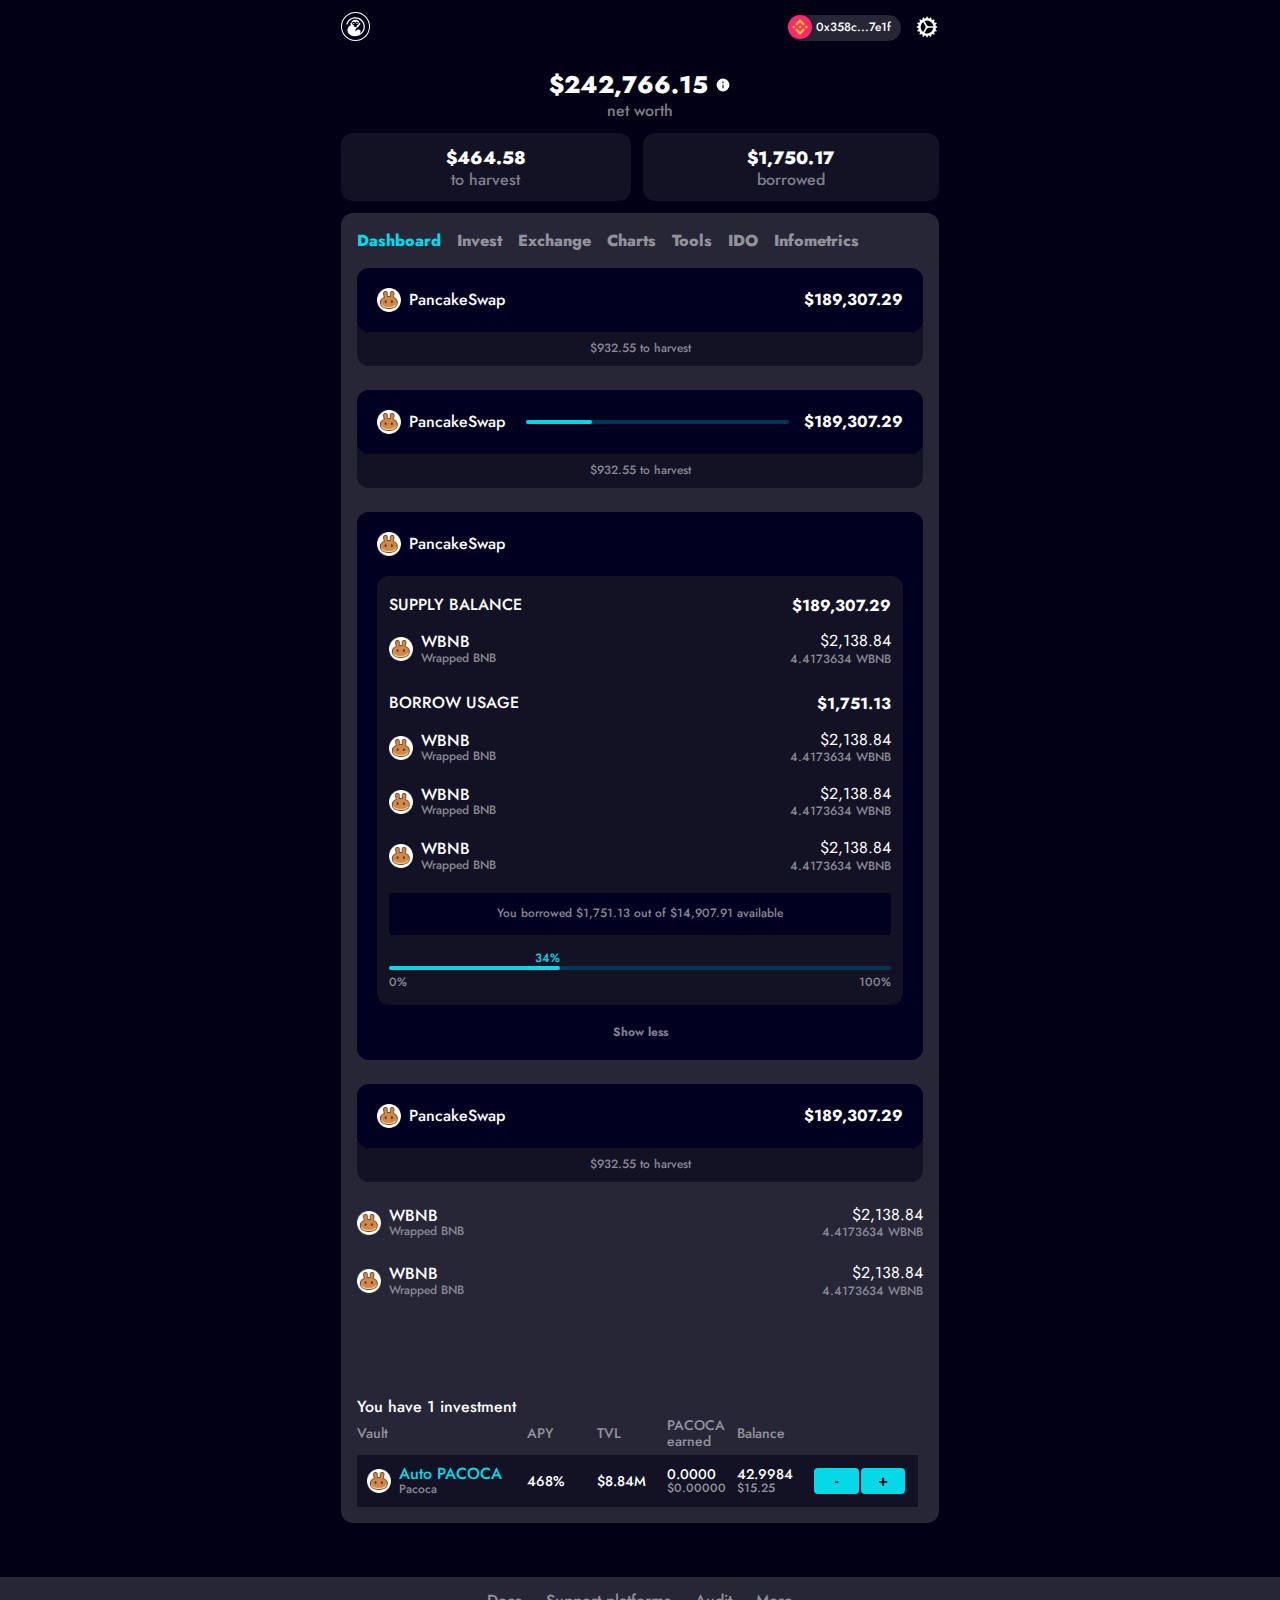
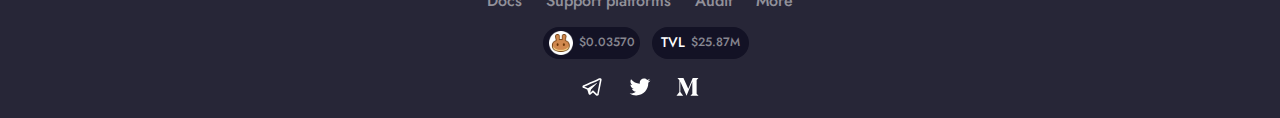
<file: index.html>
<!DOCTYPE html>
<html lang="en">
<head>
  <meta charset="utf-8" />
  <meta name="viewport" content="width=device-width, initial-scale=1.0" />
  <title>Apetools</title>
  <link media="all" rel="stylesheet" href="assets/css/vendor.min.css" />
  <link rel="preconnect" href="https://fonts.googleapis.com" />
  <link rel="preconnect" href="https://fonts.gstatic.com" crossorigin />
  <link href="https://fonts.googleapis.com/css2?family=Jost:wght@100;200;300;400;500;600;700;800;900&display=swap" rel="stylesheet" />
  <link media="all" rel="stylesheet" href="assets/css/styles.min.css" />
</head>


<body>
	<div class="wrapper">
		<header class="header">
		  <div class="container">
		    <div class="logo-wrapper">
		      <a href="index.html" class="logo">
		        <img src="assets/images/icons/logo.svg" alt="logo"/>
		      </a>
		    </div>
		    <div class="menu">
		      <div class="tokken">
		        <button type="button" class="tokken__link">
		          <img class="tokken__icon" src="assets/images/icons/current-tokken.svg" alt="tokken"/>
		        </button>
		        <span class="tokken__number">0x358c...7e1f</span>
		      </div>
		      <div class="options">
		        <button type="button" class="option-btn">
		          <img class="options__icon" src="assets/images/icons/options.svg" alt="options"/>
		        </button>
		      </div>
		    </div>
		  </div>
		</header>

		<main class="main">
			<section class="main-section">
			  <h2 class="main-heading">Counter</h2>
			  <div class="container">
			    <div class="main-head">
			      <div class="main-row">
			        <div class="main-count-title">
			          <span class="main-count">$242,766.15</span>
			          <button class="btn-info" type="button">
			            <img class="tokkens__icon" src="assets/images/icons/info.svg" alt="icon-tokken-info" />
			          </button>
			        </div>
			        <span class="main-count-nomination">net worth</span>
			      </div>
			      <div class="main-counter-board-wrapper">
			        <div class="main-counter-board">
			          <span class="main-count main-count-board">$464.58</span>
			          <span class="main-count-nomination">to harvest</span>
			        </div>
			        <div class="main-counter-board">
			          <span class="main-count main-count-board">$1,750.17</span>
			          <span class="main-count-nomination">borrowed</span>
			        </div>
			      </div>
			    </div>
			    <div class="tabs">
			      <ul class="tabs__header">
			        <li data-tab="tab-one" class="tabs__btn js-tabs-btn active">Dashboard</li>
			        <li data-tab="tab-two" class="tabs__btn js-tabs-btn">Invest</li>
			        <li data-tab="tab-three" class="tabs__btn js-tabs-btn">Exchange</li>
			        <li data-tab="tab-forth" class="tabs__btn js-tabs-btn">Charts</li>
			        <li data-tab="tab-fifth" class="tabs__btn js-tabs-btn">Tools</li>
			        <li data-tab="tab-six" class="tabs__btn js-tabs-btn">IDO</li>
			        <li data-tab="tab-seven" class="tabs__btn js-tabs-btn">Infometrics</li>
			      </ul>

			      <div class="tabs__content tab-one active">
			        <div class="harvest">
			          <div class="harvest__wrapper">
			            <div class="tokkens">
			              <div class="tokkens__wrapper">
			                <div class="tokkens__image">
			                  <img src="assets/images/icons/tokken.svg" alt="icon-tokken" />
			                </div>
			                <div class="tokkens__body">
			                  <span class="tokkens__name">PancakeSwap</span>
			                  <span class="tokkens__text"></span>
			                </div>
			              </div>
			            </div>
			            <span class="harvest__tokken-count">$189,307.29</span>
			          </div>
			          <div class="harvest__nomination-wrapper">
			            <span class="harvest__nomination">$932.55 to harvest</span>
			          </div>
			        </div>

			        <div class="harvest">
			          <div class="harvest__wrapper">
			            <div class="tokkens">
			              <div class="tokkens__wrapper">
			                <div class="tokkens__image">
			                  <img src="assets/images/icons/tokken.svg" alt="icon-tokken" />
			                </div>
			                <div class="tokkens__body">
			                  <span class="tokkens__name">PancakeSwap</span>
			                  <span class="tokkens__text"></span>
			                </div>
			              </div>
			            </div>
			            <div class="progress">
			              <div class="progress__wrapper">
			                <div class="progress__bar">
			                  <div class="progress__value" style="width: 25%;"></div>
			                </div>
			              </div>
			            </div>
			            <span class="harvest__tokken-count">$189,307.29</span>
			          </div>
			          <div class="harvest__nomination-wrapper">
			            <span class="harvest__nomination">$932.55 to harvest</span>
			          </div>
			        </div>

			        <div class="balance-main">
			          <div class="balance-wrapper">
			            <div class="tokkens">
			              <div class="tokkens__wrapper">
			                <div class="tokkens__image">
			                  <img class="tokkens__image" src="assets/images/icons/tokken.svg" alt="icon-tokken" />
			                </div>
			                <div class="tokkens__body">
			                  <span class="tokkens__name">PancakeSwap</span>
			                </div>
			              </div>
			            </div>

			            <div class="wrapper-balance">
			              <div class="balance-title">
			                <span class="balance-name">supply balance</span>
			                <span class="balance-count">$189,307.29</span>
			              </div>

			              <div class="tokkens">
			                <div class="tokkens__wrapper">
			                  <div class="tokkens__image">
			                    <img src="assets/images/icons/tokken.svg" alt="icon-tokken" />
			                  </div>
			                  <div class="tokkens__body">
			                    <span class="tokkens__name">WBNB</span>
			                    <span class="tokkens__nomination">Wrapped BNB</span>
			                  </div>
			                </div>
			                <div class="tokkens__wrapper">
			                  <div class="tokkens__body tokkens__body--right-text">
			                    <span class="tokkens__deposit">$2,138.84</span>
			                    <span class="tokkens__nomination">4.4173634 WBNB</span>
			                  </div>
			                </div>
			              </div>

			              <div class="balance-title">
			                <span class="balance-name">borrow usage</span>
			                <span class="balance-count">$1,751.13</span>
			              </div>

			              <div class="tokkens">
			                <div class="tokkens__wrapper">
			                  <div class="tokkens__image">
			                    <img src="assets/images/icons/tokken.svg" alt="icon-tokken" />
			                  </div>
			                  <div class="tokkens__body">
			                    <span class="tokkens__name">WBNB</span>
			                    <span class="tokkens__nomination">Wrapped BNB</span>
			                  </div>
			                </div>
			                <div class="tokkens__wrapper">
			                  <div class="tokkens__body tokkens__body--right-text">
			                    <span class="tokkens__deposit">$2,138.84</span>
			                    <span class="tokkens__nomination">4.4173634 WBNB</span>
			                  </div>
			                </div>
			              </div>

			              <div class="tokkens">
			                <div class="tokkens__wrapper">
			                  <div class="tokkens__image">
			                    <img src="assets/images/icons/tokken.svg" alt="icon-tokken" />
			                  </div>
			                  <div class="tokkens__body">
			                    <span class="tokkens__name">WBNB</span>
			                    <span class="tokkens__nomination">Wrapped BNB</span>
			                  </div>
			                </div>
			                <div class="tokkens__wrapper">
			                  <div class="tokkens__body tokkens__body--right-text">
			                    <span class="tokkens__deposit">$2,138.84</span>
			                    <span class="tokkens__nomination">4.4173634 WBNB</span>
			                  </div>
			                </div>
			              </div>

			              <div class="tokkens">
			                <div class="tokkens__wrapper">
			                  <div class="tokkens__image">
			                    <img src="assets/images/icons/tokken.svg" alt="icon-tokken" />
			                  </div>
			                  <div class="tokkens__body">
			                    <span class="tokkens__name">WBNB</span>
			                    <span class="tokkens__nomination">Wrapped BNB</span>
			                  </div>
			                </div>
			                <div class="tokkens__wrapper">
			                  <div class="tokkens__body tokkens__body--right-text">
			                    <span class="tokkens__deposit">$2,138.84</span>
			                    <span class="tokkens__nomination">4.4173634 WBNB</span>
			                  </div>
			                </div>
			              </div>

			              <div class="balance-amount">
			                <span class="balance-nomination">You borrowed $1,751.13 out of $14,907.91 available</span>
			              </div>

			              <div class="progress">
			                <div class="progress__wrapper">
			                  <div class="progress__bar">
			                    <div class="progress__value" style="width: 34%;">
			                      <span class="progress__value-count">34%</span>
			                    </div>
			                  </div>
			                  <div class="progress__footer">
			                    <span class="progress__text">0%</span>
			                    <span class="progress__text">100%</span>
			                  </div>
			                </div>
			              </div>
			            </div>

			            <div class="more-info">
			              <button type="button" class="btn-link">Show less</button>
			            </div>
			          </div>
			        </div>

			        <div class="harvest">
			          <div class="harvest__wrapper">
			            <div class="tokkens">
			              <div class="tokkens__wrapper">
			                <div class="tokkens__image">
			                  <img src="assets/images/icons/tokken.svg" alt="icon-tokken" />
			                </div>
			                <div class="tokkens__body">
			                  <span class="tokkens__name">PancakeSwap</span>
			                  <span class="tokkens__text"></span>
			                </div>
			              </div>
			            </div>
			            <span class="harvest__tokken-count">$189,307.29</span>
			          </div>
			          <div class="harvest__nomination-wrapper">
			            <span class="harvest__nomination">$932.55 to harvest</span>
			          </div>
			        </div>

			        <div class="tokkens-result">
			          <div class="tokkens">
			            <div class="tokkens__wrapper">
			              <div class="tokkens__image">
			                <img src="assets/images/icons/tokken.svg" alt="icon-tokken" />
			              </div>
			              <div class="tokkens__body">
			                <span class="tokkens__name">WBNB</span>
			                <span class="tokkens__nomination">Wrapped BNB</span>
			              </div>
			            </div>
			            <div class="tokkens__wrapper">
			              <div class="tokkens__body tokkens__body--right-text">
			                <span class="tokkens__deposit">$2,138.84</span>
			                <span class="tokkens__nomination">4.4173634 WBNB</span>
			              </div>
			            </div>
			          </div>

			          <div class="tokkens">
			            <div class="tokkens__wrapper">
			              <div class="tokkens__image">
			                <img src="assets/images/icons/tokken.svg" alt="icon-tokken" />
			              </div>
			              <div class="tokkens__body">
			                <span class="tokkens__name">WBNB</span>
			                <span class="tokkens__nomination">Wrapped BNB</span>
			              </div>
			            </div>
			            <div class="tokkens__wrapper">
			              <div class="tokkens__body tokkens__body--right-text">
			                <span class="tokkens__deposit">$2,138.84</span>
			                <span class="tokkens__nomination">4.4173634 WBNB</span>
			              </div>
			            </div>
			          </div>
			        </div>

			        <div class="investment">
			          <div class="investment-wrapper">
			            <p class="crypto-text-md">You have 1 investment</p>
			            <div class="table table--invenstment">
			              <div class="table__scroll">
			                <div class="table__wrapper">
			                  <div class="table__row table__row--head">
			                    <div class="table__col table__col--main">
			                      <span class="crypto-text-sm tb-text">Vault</span>
			                    </div>
			                    <div class="table__col">
			                      <span class="crypto-text-sm tb-text">APY</span>
			                    </div>
			                    <div class="table__col">
			                      <span class="crypto-text-sm tb-text">TVL</span>
			                    </div>
			                    <div class="table__col">
			                      <span class="crypto-text-sm tb-text">PACOCA earned</span>
			                    </div>
			                    <div class="table__col">
			                      <span class="crypto-text-sm tb-text">Balance</span>
			                    </div>
			                  </div>
			                  <div class="table__body">
			                    <div class="table__row table__row--wrap">
			                      <div class="table__col table__col--main">
			                        <div class="tokkens">
			                          <div class="tokkens__wrapper">
			                            <div class="tokkens__image">
			                              <img src="assets/images/icons/tokken.svg" alt="icon-tokken" />
			                            </div>
			                            <div class="tokkens__body">
			                              <span class="tokkens__name current">Auto PACOCA</span>
			                              <span class="tokkens__text">Pacoca</span>
			                            </div>
			                          </div>
			                        </div>
			                      </div>
			                      <div class="table__col">
			                        <span class="crypto-text-tt">468%</span>
			                      </div>
			                      <div class="table__col">
			                        <span class="crypto-text-tt">$8.84M</span>
			                      </div>
			                      <div class="table__col">
			                        <span class="crypto-text-tt">0.0000</span>
			                        <span class="crypto-text-sm">$0.00000</span>
			                      </div>
			                      <div class="table__col table__col--w">
			                        <span class="crypto-text-tt">42.9984</span>
			                        <span class="crypto-text-sm">$15.25</span>
			                      </div>
			                      <div class="table__col table__col--btn">
			                        <button class="btn" type="button">-</button>
			                      </div>
			                      <div class="table__col table__col--btn">
			                        <button class="btn" type="button">+</button>
			                      </div>
			                    </div>
			                  </div>
			                </div>
			              </div>
			            </div>
			          </div>
			        </div>

			      </div>

			      <div class="tabs__content tab-two">
			        <div class="deposit">
  <div class="deposit__wrapper">
    <div class="deposit__main">
      <div class="tokkens">
        <div class="tokkens__wrapper">
          <div class="tokkens__image">
            <img src="assets/images/icons/tokken.svg" alt="icon-tokken" />
          </div>
          <div class="tokkens__body">
            <span class="tokkens__name">Auto PACOCA</span>
            <div class="tokkens__info">
              <span class="tokkens__nomination">APY: 644%</span>
              <button class="btn-info" type="button">
                <img class="tokkens__icon" src="assets/images/icons/info.svg" alt="icon-tokken-info" />
              </button>
            </div>
          </div>
        </div>
      </div>
      <button class="btn" type="button">Deposit</button>
    </div>

    <div class="deposit__info">
      <div class="deposit__info-wrapper">
        <div class="deposit__column">
          <div class="deposit__line">
            <span class="deposit__name">Farm platform</span>
          </div>
          <div class="deposit__line">
            <span class="deposit__name">Type</span>
          </div>
          <div class="deposit__line">
            <span class="deposit__name">TVL</span>
          </div>
          <div class="deposit__line">
            <span class="deposit__name">Earn</span>
          </div>
        </div>

        <div class="deposit__column">
          <div class="deposit__line">
            <span class="deposit__text">Pacoca</span>
          </div>
          <div class="deposit__line">
            <span class="deposit__text">Auto-compound</span>
          </div>
          <div class="deposit__line">
            <span class="deposit__text">$200,138.84</span>
          </div>
          <div class="deposit__line">
            <span class="deposit__text">Pacoca</span>
          </div>
        </div>
      </div>
      <div class="more-info">
        <button type="button" class="btn-link">More info</button>
      </div>
    </div>
  </div>
</div>

			        <div class="deposit">
			          <div class="deposit__wrapper">
			            <div class="deposit__main">
			              <div class="tokkens">
			                <div class="tokkens__wrapper">
			                  <div class="tokkens__image">
			                    <img src="assets/images/icons/tokken.svg" alt="icon-tokken" />
			                  </div>
			                  <div class="tokkens__body">
			                    <span class="tokkens__name">Auto PACOCA</span>
			                    <div class="tokkens__info">
			                      <span class="tokkens__nomination">APY: 644%</span>
			                      <button class="btn-info" type="button">
			                        <img class="tokkens__icon" src="assets/images/icons/info.svg" alt="icon-tokken-info" />
			                      </button>
			                    </div>
			                  </div>
			                </div>
			              </div>
			              <button class="btn" type="button">Deposit</button>
			            </div>

			            <div class="deposit__info">
			              <div class="deposit__info-wrapper">
			                <div class="deposit__column">
			                  <div class="deposit__line">
			                    <span class="deposit__name">Farm platform</span>
			                  </div>
			                  <div class="deposit__line">
			                    <span class="deposit__name">Type</span>
			                  </div>
			                  <div class="deposit__line">
			                    <span class="deposit__name">TVL</span>
			                  </div>
			                  <div class="deposit__line">
			                    <span class="deposit__name">Earn</span>
			                  </div>
			                </div>

			                <div class="deposit__column">
			                  <div class="deposit__line">
			                    <span class="deposit__text">Pacoca</span>
			                  </div>
			                  <div class="deposit__line">
			                    <span class="deposit__text">Auto-compound</span>
			                  </div>
			                  <div class="deposit__line">
			                    <span class="deposit__text">$200,138.84</span>
			                  </div>
			                  <div class="deposit__line">
			                    <span class="deposit__text">Pacoca</span>
			                  </div>
			                </div>
			              </div>
			              <div class="more-info">
			                <button type="button" class="btn-link">More info</button>
			              </div>
			            </div>
			          </div>
			        </div>

			        <div class="deposit">
			          <div class="deposit__wrapper">
			            <div class="deposit__main">
			              <div class="tokkens">
			                <div class="tokkens__wrapper">
			                  <div class="tokkens__image">
			                    <img src="assets/images/icons/tokken.svg" alt="icon-tokken" />
			                  </div>
			                  <div class="tokkens__body">
			                    <span class="tokkens__name">Auto PACOCA</span>
			                    <div class="tokkens__info">
			                      <span class="tokkens__nomination">APY: 644%</span>
			                      <button class="btn-info" type="button">
			                        <img class="tokkens__icon" src="assets/images/icons/info.svg" alt="icon-tokken-info" />
			                      </button>
			                    </div>
			                  </div>
			                </div>
			              </div>
			              <button class="btn" type="button">Deposit</button>
			            </div>

			            <div class="deposit__info">
			              <div class="deposit__info-wrapper">
			                <div class="deposit__column">
			                  <div class="deposit__line">
			                    <span class="deposit__name">Farm platform</span>
			                  </div>
			                  <div class="deposit__line">
			                    <span class="deposit__name">Type</span>
			                  </div>
			                  <div class="deposit__line">
			                    <span class="deposit__name">TVL</span>
			                  </div>
			                  <div class="deposit__line">
			                    <span class="deposit__name">Earn</span>
			                  </div>
			                </div>

			                <div class="deposit__column">
			                  <div class="deposit__line">
			                    <span class="deposit__text">Pacoca</span>
			                  </div>
			                  <div class="deposit__line">
			                    <span class="deposit__text">Auto-compound</span>
			                  </div>
			                  <div class="deposit__line">
			                    <span class="deposit__text">$200,138.84</span>
			                  </div>
			                  <div class="deposit__line">
			                    <span class="deposit__text">Pacoca</span>
			                  </div>
			                </div>
			              </div>
			              <div class="more-info">
			                <button type="button" class="btn-link">More info</button>
			              </div>
			            </div>
			          </div>
			        </div>

			      </div>

			      <div class="tabs__content tab-three">
			        <div class="exchange">
  <div class="exchange__wrapper">
    <div class="exchange__balance-wrapper">
      <div class="exchange__balance">
        <span class="exchange__balance-check">From</span>
        <span class="exchange__balance-count">Balance: 1.22250295</span>
      </div>
      <div class="exchange__balance">
        <span class="exchange__balance-number">0</span>
        <button class="btn small" type="button">MAX</button>
        <div class="tokkens">
          <div class="tokkens__wrapper">
            <div class="tokkens__image">
              <img src="assets/images/icons/tokken.svg" alt="icon-tokken">
            </div>
            <div class="tokkens__body">
              <span class="tokkens__name tokkens__name-exchange">BNB</span>
            </div>
          </div>
        </div>
      </div>
    </div>
    <div class="exchange__icon-wrapper">
      <img class="exchange__icon" src="assets/images/icons/arrow-exchange.svg" alt="arrow-change">
    </div>
    <div class="exchange__balance-wrapper">
      <div class="exchange__balance">
        <span class="exchange__balance-check">To</span>
        <span class="exchange__balance-count">Balance: 1.22250295</span>
      </div>

      <div class="exchange__balance">
        <span class="exchange__balance-number">0</span>
        <div class="tokkens">
          <div class="tokkens__wrapper">
            <div class="tokkens__image">
              <img src="assets/images/icons/tokken.svg" alt="icon-tokken">
            </div>
            <div class="tokkens__body">
              <span class="tokkens__name tokkens__name-exchange">BNB</span>
            </div>
          </div>
        </div>
      </div>
    </div>
    <button class="btn full-width big" type="button">Exchange</button>
  </div>
</div>
			      </div>

			      <div class="tabs__content tab-forth">
			        <div class="chart">
  <div class="chart__wrapper">
    <div class="search-wrapper charts-wrap">
      <p class="search-title">Exchange</p>
      <form class="search-form charts-form" method="POST" autocomplete="off" enctype="multipart/form-data" role="search">
        <div class="filters-charts">
          <select class="filters-charts__select" name="charts" id="charts">
            <option class="filters-charts__text" disabled selected>Select</option>
            <option class="filters-charts__item" value="Apeswap">Apeswap</option>
            <option class="filters-charts__item" value="Pancake v2">Pancake v2</option>
            <option class="filters-charts__item" value="Pancake">Pancake</option>
            <option class="filters-charts__item" value="Item 3">Item 3</option>
            <option class="filters-charts__item" value="Item 4">Item 4</option>
          </select>
        </div>
        <div class="search-charts">
          <button type="submit" class="search-charts__button calculate__search-pos "></button>
          <input class="calculate__search charts-search" type="search" name="q" aria-label="Search" placeholder="Search" />
        </div>
      </form>
    </div>
  </div>

  <div class="chart-sheme">
    <div class="chart-sheme__wrapper">
      <span class="crypto-text-md">TradingView Chart</span>
    </div>
    <div class="chart-sheme__btn-wrapper">
      <button type="button" class="chart-sheme__btn chart-sheme__btn--active"></button>
      <button type="button" class="chart-sheme__btn"></button>
      <button type="button" class="chart-sheme__btn"></button>
      <button type="button" class="chart-sheme__btn"></button>
    </div>
  </div>

  <div class="data-tokkens">
    <div class="data-adress">
      <div class="data-info">
        <span class="data-info__title">Contract address:</span>
        <span class="data-info__numbers">0x000000000000000000000000</span>
      </div>
      <div class="data-info">
        <span class="data-info__title">Pair address:</span>
        <span class="data-info__numbers">0x000000000000000000000000</span>
      </div>
    </div>
    <div class="data-speciality">
      <div class="data-info">
        <span class="data-info__title">Total liquidity:</span>
        <span class="data-info__numbers">10000000$</span>
      </div>
      <div class="data-info">
        <span class="data-info__title">Market CAP:</span>
        <span class="data-info__numbers">10000000$</span>
      </div>
      <div class="data-info">
        <span class="data-info__title">Circualting Supply:</span>
        <span class="data-info__numbers">10000000$</span>
      </div>
    </div>
  </div>

  <div class="about-data">
    <div class="table table--charts">
      <div class="table__scroll">
        <div class="table__wrapper">
          <div class="table__row table__row--head thead-row">
            <div class="table__col table__col--main">
              <span class="crypto-text-sm charts-text">Tokens</span>
            </div>
            <div class="table__col">
              <span class="crypto-text-sm charts-text">Price</span>
            </div>
            <div class="table__col">
              <span class="crypto-text-sm charts-text">Price/Token</span>
            </div>
            <div class="table__col">
              <span class="crypto-text-sm charts-text">Time</span>
            </div>
            <div class="table__col">
              <span class="crypto-text-sm charts-text">Tx</span>
            </div>
          </div>
          <div class="table__body">
            <div class="table__row table__row--wrap row-main">
              <div class="table__col table__col--main">
              <span class="crypto-text-tt current">2,607<br/><span class="table__text">THOREUM</span></span>
              </div>
              <div class="table__col">
                <span class="crypto-text-tt current">$42,00<br/><span class="table__text">0.0900 BNB</span></span>
               </div>
              <div class="table__col">
                <span class="crypto-text-tt current">$0,01611<br/><span class="table__text">Pc v2</span></span>
              </div>
              <div class="table__col">
                <time class="crypto-text-tt current" datetime="23:18:08">23:18:08</time>
              </div>
              <div class="table__col table__col--w">
                <span class="crypto-text-tt">0x48c3<br/><span class="table__text">Track</span></span>
              </div>
            </div>

            <div class="table__row table__row--wrap row-main">
              <div class="table__col table__col--main">
              <span class="crypto-text-tt current">2,607<br/><span class="table__text">THOREUM</span></span>
              </div>
              <div class="table__col">
                <span class="crypto-text-tt current">$42,00<br/><span class="table__text">0.0900 BNB</span></span>
               </div>
              <div class="table__col">
                <span class="crypto-text-tt current">$0,01611<br/><span class="table__text">Pc v2</span></span>
              </div>
              <div class="table__col">
                <time class="crypto-text-tt current" datetime="23:18:08">23:18:08</time>
              </div>
              <div class="table__col table__col--w">
                <span class="crypto-text-tt">0x48c3<br/><span class="table__text">Track</span></span>
              </div>
            </div>

            <div class="table__row table__row--wrap row-main">
              <div class="table__col table__col--main">
              <span class="crypto-text-tt current">2,607<br/><span class="table__text">THOREUM</span></span>
              </div>
              <div class="table__col">
                <span class="crypto-text-tt current">$42,00<br/><span class="table__text">0.0900 BNB</span></span>
               </div>
              <div class="table__col">
                <span class="crypto-text-tt current">$0,01611<br/><span class="table__text">Pc v2</span></span>
              </div>
              <div class="table__col">
                <time class="crypto-text-tt current" datetime="23:18:08">23:18:08</time>
              </div>
              <div class="table__col table__col--w">
                <span class="crypto-text-tt">0x48c3<br/><span class="table__text">Track</span></span>
              </div>
            </div>
            <div class="table__row table__row--wrap row-main">
              <div class="table__col table__col--main">
              <span class="crypto-text-tt expired">2,607<br/><span class="table__text">THOREUM</span></span>
              </div>
              <div class="table__col">
                <span class="crypto-text-tt expired">$42,00<br/><span class="table__text">0.0900 BNB</span></span>
               </div>
              <div class="table__col">
                <span class="crypto-text-tt expired">$0,01611<br/><span class="table__text">Pc v2</span></span>
              </div>
              <div class="table__col">
                <time class="crypto-text-tt expired" datetime="23:18:08">23:18:08</time>
              </div>
              <div class="table__col table__col--w">
                <span class="crypto-text-tt">0x48c3<br/><span class="table__text">Track</span></span>
              </div>
            </div>

            <div class="table__row table__row--wrap row-main">
              <div class="table__col table__col--main">
              <span class="crypto-text-tt expired">2,607<br/><span class="table__text">THOREUM</span></span>
              </div>
              <div class="table__col">
                <span class="crypto-text-tt expired">$42,00<br/><span class="table__text">0.0900 BNB</span></span>
               </div>
              <div class="table__col">
                <span class="crypto-text-tt expired">$0,01611<br/><span class="table__text">Pc v2</span></span>
              </div>
              <div class="table__col">
                <time class="crypto-text-tt expired" datetime="23:18:08">23:18:08</time>
              </div>
              <div class="table__col table__col--w">
                <span class="crypto-text-tt">0x48c3<br/><span class="table__text">Track</span></span>
              </div>
            </div>
          </div>
        </div>
      </div>
    </div>
  </div>


</div>
			      </div>

			      <div class="tabs__content tab-fifth">
			        <div class="tabs-tools">
  <ul class="tabs-tools__header">
    <li data-tab="tabs-tools-one" class="tabs-tools__btn js-tabs-tools-btn">Features</li>
    <li data-tab="tabs-tools-two" class="tabs-tools__btn js-tabs-tools-btn active">Revoke/Approve</li>
    <li data-tab="tabs-tools-three" class="tabs-tools__btn js-tabs-tools-btn">Multi Sender</li>
    <li data-tab="tabs-tools-forth" class="tabs-tools__btn js-tabs-tools-btn">NFT Mint</li>
    <li data-tab="tabs-tools-fifth" class="tabs-tools__btn js-tabs-tools-btn">Snapshot</li>
    <li data-tab="tabs-tools-six" class="tabs-tools__btn js-tabs-tools-btn">Alerts</li>
    <li data-tab="tabs-tools-seven" class="tabs-tools__btn js-tabs-tools-btn">IL Calculator</li>
  </ul>
  <div class="tabs-tools__wrapper">
    <div class="tabs-tools__content tabs-tools-one">
      <span>Features</span>
    </div>
    <div class="tabs-tools__content tabs-tools-two active">
      <div class="contact-adress">
        <form class="adress-form" method="POST">
          <div class="adress">
            <label class="adress__text" for="contact-adress">Write the contract address here</label>
            <input type="text" class="adress__input" id="contact-adress" name="adress" aria-label="input your adress" placeholder="-" value="" required/>
          </div>

          <div class="adress">
            <label class="adress__text" for="spender-adress">Write the Spender address here</label>
            <input type="text" class="adress__input" id="spender-adress" name="adress" aria-label="input your adress" placeholder="-" value="" required/>
          </div>

          <div class="limit-wrapper">
            <div class="limit">
              <input type="text" class="limit__input" id="limit" name="adress" aria-label="input your adress" placeholder="Write the Spend Limit here" value="" required/>
            </div>

            <button type="submit" class="btn">
              Approve
            </button>
          </div>
        </form>

        <div class="table table--revoke">
          <div class="table__scroll">
            <div class="table__wrapper">
              <div class="table__row table__row--head thead-row">
                <div class="table__col table__col--main">
                  <span class="crypto-text-sm charts-text">Approved Con.</span>
                </div>
                <div class="table__col">
                  <span class="crypto-text-sm charts-text">Spender</span>
                </div>
                <div class="table__col">
                  <span class="crypto-text-sm charts-text">Limit</span>
                </div>
              </div>
              <div class="table__body">
                <div class="table__row table__row--wrap row-main">
                  <div class="table__col table__col--main">
                  <span class="crypto-text-tt">Banana</span>
                  </div>
                  <div class="table__col">
                    <span class="crypto-text-tt">0x00000000<br/>00000000...</span>
                   </div>
                  <div class="table__col table__col--w">
                    <span class="crypto-text-tt">Unlimited</span>
                  </div>
                  <div class="table__col">
                    <button type="button" class="btn">Revoke</button>
                  </div>
                </div>

                <div class="table__row table__row--wrap row-main">
                  <div class="table__col table__col--main">
                  <span class="crypto-text-tt">Banana</span>
                  </div>
                  <div class="table__col">
                    <span class="crypto-text-tt">0x00000000<br/>00000000...</span>
                   </div>
                  <div class="table__col table__col--w">
                    <span class="crypto-text-tt">Unlimited</span>
                  </div>
                  <div class="table__col">
                    <button type="button" class="btn">Revoke</button>
                  </div>
                </div>

                <div class="table__row table__row--wrap row-main">
                  <div class="table__col table__col--main">
                  <span class="crypto-text-tt">Banana</span>
                  </div>
                  <div class="table__col">
                    <span class="crypto-text-tt">0x00000000<br/>00000000...</span>
                   </div>
                  <div class="table__col table__col--w">
                    <span class="crypto-text-tt">Unlimited</span>
                  </div>
                  <div class="table__col">
                    <button type="button" class="btn">Revoke</button>
                  </div>
                </div>

              </div>
            </div>
          </div>
        </div>
      </div>

    </div>
    <div class="tabs-tools__content tabs-tools-three">
      <form class="adress-form limit-form" method="POST">

        <div class="limit-wrapper">
          <div class="limit">
            <input type="text" class="limit__input limit-token" name="token-adress" aria-label="input your adress" placeholder="Token address" value="" required>
          </div>

        <span class="toggle-token">
          <input type="checkbox" id="toggle" />
          <label for="toggle">Token/Native</label>
        </span>

        </div>

        <p class="crypto-text-sm crypto-text-pos">Current fee for Token: 5 MCRN</p>
        <div class="limit-buttons-wrappers">
          <button type="button" class="btn small smaller-pos pos">
            UI
          </button>
          <button type="button" class="btn small smaller-pos dark pos">
            Text(Json)
          </button>
          <button type="button" class="btn small dark pos">
            Csv
          </button>
        </div>

        <span class="crypto-check">
          <input type="checkbox" class="crypto-check__check" id="save-amount" name="save-amount" value=""/>
          <label for="save-amount" class="crypto-text-sm crypto-check__text">Save Amount</label>
        </span>

        <div class="limits-wrap amounts">
          <div class="limit adress-limit">
            <input type="text" class="limit__input limit-token" name="adress" aria-label="input your adress" placeholder="Address" value="" required>
          </div>
          <div class="limit amount-limit">
            <input type="text" class="limit__input limit-token" name="amount" aria-label="input your adress" placeholder="Amount" value="" required>
          </div>
          <button type="button" class="btn middle">
            +
          </button>
        </div>

        <button type="submit" class="btn">
          Send
        </button>
      </form>
    </div>
    <div class="tabs-tools__content tabs-tools-forth">
      <div class="property">
        <div class="progress progress-pos">
          <div class="progress__wrapper progress__wrapper-property">
            <div class="progress__bar">
              <div class="progress__value" style="width: 10%;"></div>
            </div>
            <div class="progress__footer">
              <span class="progress__text progress__text--active">Select file</span>
              <span class="progress__text">Set properties</span>
              <span class="progress__text">Mint</span>
            </div>
          </div>
        </div>

        <form class="file-form" method="POST" enctype="multipart/form-data">
          <div class="file-wrap">
            <p class="crypto-text-lg pos-text-center">Mint an NFT!</p>
            <p class="crypto-text-md pos-text-center">Drag and drop, or click to browse.</p>
            <p class="crypto-text-sm pos-text-center">JPG/PNG images, GIFs, WAV/MP3 or WebM/MP4/MOV videos accepted. 50MB limit.</p>
            <div class="btn-wrap">
              <button type="button" class="btn">Browse file</button>
            </div>
          </div>
          <div class="file-wrapper">
            <input class="file-input" type="file" id="file" multiple />
            <label class="crypto-text-sm" for="file"></label>
          </div>
        </form>

        <div>
          <div class="progress progress-pos">
            <div class="progress__wrapper progress__wrapper-property">
              <div class="progress__bar">
                <div class="progress__value" style="width: 50%;">
                </div>
              </div>
              <div class="progress__footer">
                <span class="progress__text">Select file</span>
                <span class="progress__text progress__text--active">Set properties</span>
                <span class="progress__text">Mint</span>
              </div>
            </div>
          </div>

          <div class="section-properties">
            <div class="text-wrapper">
              <p class="crypto-text-lg text-property-pos">Set the properties</p>
              <p class="crypto-text-md text-property-pos">
                Confirm the details of your work before moving on to sign your NFT. Once you mint your NFT, you won’t be able to make any changes.
              </p>
            </div>
            <div class="image-body image-body-preview">
              <div class="image-wrapper">
                <img class="image-preview" src="assets/images/preview.png" alt="image-preview" />
              </div>
              <div class="image-text">
                <span class="crypto-text-sm">
                  Preview
                </span>
              </div>
            </div>
          </div>

          <form class="property-form" method="POST">
            <div class="collection-type">
              <p class="crypto-text-sm text-property-pos">Collection type</p>
              <div class="radio-wrapper">
                <input class="radio-btn radio-btn-input" type="radio" id="typeSingle"
                name="type" value="single" checked>
               <label class="crypto-text-sm radio-btn-label" for="typeSingle">Single</label>

               <input class="radio-btn radio-btn-input" type="radio" id="typeMultiples"
                name="type" value="Multiples">
               <label class="crypto-text-sm radio-btn-label" for="typeMultiples">Multiples</label>
              </div>
            </div>

            <div class="adress">
              <label class="adress__text" for="contact-adress">Number of copies</label>
              <input type="text" class="adress__input" name="Number of copies" aria-label="Number of copies" placeholder="-" value="" required>
            </div>
            <p class="crypto-text-sm text-property-pos">Properties</p>
            <div class="adress">
              <label class="adress__text" for="spender-adress">Name</label>
              <input type="text" class="adress__input" name="adress" aria-label="input your adress" placeholder="-" value="" required>
            </div>

            <div class="adress">
              <label class="adress__text" for="spender-adress">Description</label>
              <input type="text" class="adress__input" name="adress" aria-label="input your adress" placeholder="-" value="" required>
            </div>

            <div class="limit-wrapper">
              <p class="crypto-text-sm text-property-pos">Custom properties</p>
              <div class="wrap-custom">
                <div class="limit limits-input">
                  <input type="text" class="adress__input limit-input" name="adress" aria-label="input your adress" placeholder="E.G Date" value="" required>
                </div>
                <div class="limit limits-input">
                  <input type="text" class="adress__input limit-input" name="adress" aria-label="input your adress" placeholder="E.G 27/3" value="" required>
                </div>
              </div>
              <span class="crypto-check text-property-pos">
                <input type="checkbox" id="agree" class="crypto-check__check" name="agree" value=""/>
                <label for="agree" class="crypto-text-sm crypto-check__text">By minting this NFT you agree that these works belong to you and only you. Please respect the creativity of other artists in the space. We would love you for it.</label>
              </span>
              <button type="submit" class="btn full-width big">
                Mint NFT
              </button>
            </div>

          </form>
        </div>

      </div>

    </div>
    <div class="tabs-tools__content tabs-tools-fifth">
      <div class="wrap-copies">
        <h2 class="crypto-text-md pos-text-center">Don't have $TAPE yet? We have a new IDO:</h2>
        <div class="copies">
          <div class="copies__wrapper">
            <p class="crypto-text-lg pos-text-center copies__heading">CopyCat Finance:</p>
            <p class="crypto-text-sm pos-text-center copies__data">
              <time datetime="2021-08-26">27 August - 07 September</time>
            </p>
            <p class="crypto-text-md pos-text-center copies__text">You need to  have 640000 $TAPE now to become this tier until IDO:</p>
            <div class="filters-charts copies__select-wrap">
              <select class="filters-charts__select copies__select width" name="copies" id="copies">
                <option class="filters-charts__text" disabled selected>Number of copies</option>
                <option class="filters-charts__item" value="1">1</option>
                <option class="filters-charts__item" value="2">2</option>
                <option class="filters-charts__item" value="3">3</option>
                <option class="filters-charts__item" value="4">4</option>
                <option class="filters-charts__item" value="5">5</option>
                <option class="filters-charts__item" value="10">10</option>
                <option class="filters-charts__item" value="15">15</option>
                <option class="filters-charts__item" value="20">20</option>
                <option class="filters-charts__item" value="30">30</option>
                <option class="filters-charts__item" value="50">50</option>
              </select>
            </div>
          </div>
        </div>

        <div class="copies-content">
          <p class="crypto-text-md pos-text-center">
            Equivalent LP values for $TAPE:
          </p>
          <p class="crypto-text-md pos-text-center">
            1 $TAPE-$BNB LP = 160 $TAPE
          </p>
          <p class="crypto-text-md pos-text-center">
            1 $HEPA-$TAPE LP = 3,33 $TAPE
          </p>
          <p class="crypto-text-md pos-text-center">
            1 $TAPE-$MATIC LP = 16 $TAPE
          </p>
        </div>

      </div>
    </div>
    <div class="tabs-tools__content tabs-tools-six">
      <form class="alerts-form" method="POST">
        <div class="limit-wrapper">
          <div class="wrap-custom alerts-wrapper">
            <div class="limit limits-input">
              <input type="text" class="adress__input alerts-input" name="adress" aria-label="input your adress" placeholder="Write token contract address here" value="" required>
            </div>
            <div class="limit limits-input">
              <input type="text" class="adress__input alerts-input" name="adress" aria-label="input your adress" placeholder="Trigger price" value="" required>
            </div>
          </div>
          <div class="btn-wrap">
            <button type="submit" class="btn">
              Add alerts
            </button>
          </div>
        </div>
      </form>

      <div class="revoke">
        <div class="table table--alerts">
          <div class="table__scroll">
            <div class="table__wrapper">
              <div class="table__row table__row--head thead-row">
                <div class="table__col table__col--main">
                  <span class="crypto-text-sm charts-text">Tokken name</span>
                </div>
                <div class="table__col">
                  <span class="crypto-text-sm charts-text">Trigger Price ($)</span>
                </div>
              </div>
              <div class="table__body tbody-main">
                <div class="table__row table__row--wrap row-main">
                  <div class="table__col table__col--main">
                  <span class="crypto-text-tt">Banana</span>
                  </div>
                  <div class="table__col">
                    <span class="crypto-text-tt">10$</span>
                   </div>
                  <div class="table__col table__col--w">
                    <span class="crypto-text-tt expired">Delete</span>
                  </div>
                </div>
                <div class="table__row table__row--wrap row-main">
                  <div class="table__col table__col--main">
                  <span class="crypto-text-tt">Banana</span>
                  </div>
                  <div class="table__col">
                    <span class="crypto-text-tt">10$</span>
                   </div>
                  <div class="table__col table__col--w">
                    <span class="crypto-text-tt expired">Delete</span>
                  </div>
                </div>
                <div class="table__row table__row--wrap row-main">
                  <div class="table__col table__col--main">
                  <span class="crypto-text-tt">Banana</span>
                  </div>
                  <div class="table__col">
                    <span class="crypto-text-tt">10$</span>
                   </div>
                  <div class="table__col table__col--w">
                    <span class="crypto-text-tt expired">Delete</span>
                  </div>
                </div>
              </div>
            </div>
          </div>
        </div>
      </div>


    </div>
    <div class="tabs-tools__content tabs-tools-seven">
      <section class="calculate">
        <form class="property-form" method="POST">
          <div class="collection-type calculate__wrapper">
            <p class="crypto-text-md calculate__text">Asset 1</p>
            <div class="calculate__section">
              <div class="calculate__collectuion-type">
                <p class="crypto-text-sm text-property-pos">Search by</p>
                <div class="wrap-radio">
                  <input class="radio-btn radio-btn-input" type="radio" id="TokenName"
                  name="type" value="single" checked>
                 <label class="crypto-text-sm radio-btn-label radio-bottpm" for="TokenName">Token name</label>

                 <input class="radio-btn radio-btn-input" type="radio" id="TokenAddress"
                  name="type" value="Multiples">
                 <label class="crypto-text-sm radio-btn-label" for="TokenAddress">Token address</label>
                </div>

              </div>
              <div class="calculate__filters">
                <div class="filters-charts">
                  <select class="filters-charts__select" name="charts">
                    <option class="filters-charts__text" disabled selected>Select</option>
                    <option class="filters-charts__item" value="Apeswap">Apeswap</option>
                    <option class="filters-charts__item" value="Pancake v2">Pancake v2</option>
                    <option class="filters-charts__item" value="Pancake">Pancake</option>
                    <option class="filters-charts__item" value="Item 3">Item 3</option>
                    <option class="filters-charts__item" value="Item 4">Item 4</option>
                  </select>
                </div>
                <div class="search-charts">
                  <button type="submit" class="search-charts__button calculate__search-pos "></button>
                  <input class="calculate__search" type="search" name="q" aria-label="Search" placeholder="Search" />
                </div>
              </div>

              <span class="crypto-text-sm">Asset Pool Weight</span>
              <div class="calculate__bar-wrap">
                <div class="progress calculate__bar">
                  <div class="progress__wrapper">
                    <div class="progress__bar">
                      <div class="progress__value" style="width: 25%;">
                        <span class="progress__value-count">25%</span>
                      </div>
                    </div>
                    <div class="progress__footer calucate-pos">
                      <span class="progress__text">0%</span>
                      <span class="progress__text">100%</span>
                    </div>
                  </div>
                </div>

                <input type="text" class="calculate__input-bar crypto-text-md" value="25%" name="Weight">
              </div>

              <span class="crypto-text-sm">Asset Price Change</span>
              <div class="calculate__bar-wrap">
                <div class="progress calculate__bar">
                  <div class="progress__wrapper">
                    <div class="progress__bar">
                      <div class="progress__value" style="width: 25%;">
                        <span class="progress__value-count">100%</span>
                      </div>
                    </div>
                    <div class="progress__footer calucate-pos">
                      <span class="progress__text">-99%</span>
                      <span class="progress__text">500%</span>
                    </div>
                  </div>
                </div>

                <input type="text" class="calculate__input-bar crypto-text-md" value="100%" name="change">
              </div>

              <button type="submit" class="btn dark small">
                + Detailed configuration
              </button>
            </div>

            <p class="crypto-text-md calculate__text">Asset 2</p>
            <div class="calculate__section">
              <div class="calculate__collectuion-type">
                <p class="crypto-text-sm text-property-pos">Search by</p>
                <div class="wrap-radio">
                  <input class="radio-btn radio-btn-input" type="radio" id="TokenNames"
                  name="type" value="single" checked>
                  <label class="crypto-text-sm radio-btn-label" for="TokenNames">Token name</label>
                  <input class="radio-btn radio-btn-input" type="radio" id="TokenAddresses"
                  name="type" value="Multiples">
                  <label class="crypto-text-sm radio-btn-label" for="TokenAddresses">Token address</label>
                </div>
              </div>
              <div class="calculate__filters">
                <div class="filters-charts">
                  <select class="filters-charts__select" name="charts">
                    <option class="filters-charts__text" disabled selected>Select</option>
                    <option class="filters-charts__item" value="Apeswap">Apeswap</option>
                    <option class="filters-charts__item" value="Pancake v2">Pancake v2</option>
                    <option class="filters-charts__item" value="Pancake">Pancake</option>
                    <option class="filters-charts__item" value="Item 3">Item 3</option>
                    <option class="filters-charts__item" value="Item 4">Item 4</option>
                  </select>
                </div>
                <div class="search-charts">
                  <button type="submit" class="search-charts__button calculate__search-pos "></button>
                  <input class="calculate__search" type="search" name="q" aria-label="Search" placeholder="Search" />
                </div>
              </div>

              <span class="crypto-text-sm">Asset Pool Weight</span>
              <div class="calculate__bar-wrap">
                <div class="progress calculate__bar">
                  <div class="progress__wrapper">
                    <div class="progress__bar">
                      <div class="progress__value" style="width: 25%;">
                        <span class="progress__value-count">25%</span>
                      </div>
                    </div>
                    <div class="progress__footer calucate-pos">
                      <span class="progress__text">0%</span>
                      <span class="progress__text">100%</span>
                    </div>
                  </div>
                </div>

                <input type="text" class="calculate__input-bar crypto-text-md" value="25%" name="Weight">
              </div>

              <span class="crypto-text-sm">Asset Price Change</span>
              <div class="calculate__bar-wrap">
                <div class="progress calculate__bar">
                  <div class="progress__wrapper">
                    <div class="progress__bar">
                      <div class="progress__value" style="width: 25%;">
                        <span class="progress__value-count">100%</span>
                      </div>
                    </div>
                    <div class="progress__footer calucate-pos">
                      <span class="progress__text">-99%</span>
                      <span class="progress__text">500%</span>
                    </div>
                  </div>
                </div>

                <input type="text" class="calculate__input-bar crypto-text-md" value="100%" name="change">
              </div>

              <div class="calculate__change-wrap">
                <span class="crypto-text-sm">Asset Price Change</span>
                <button type="button" class="btn dark small">
                  -
                </button>
              </div>
              <div class="calculate__bar-wrap">
                <div class="progress progress-pos calculate__main-bar">
                  <div class="progress__wrapper progress__wrapper-property">
                    <div class="progress__footer calculate__footer">
                      <span class="progress__text">Sharp</span>
                      <span class="progress__text progress__text--active">normal</span>
                      <span class="progress__text">mild</span>
                    </div>
                    <div class="progress__bar">
                      <div class="progress__value" style="width: 50%;">
                      </div>
                    </div>
                  </div>
                </div>
              </div>
            </div>
          </div>
          <button type="submit" class="btn full-width big">
            Calculate
          </button>
        </form>
      </section>
    </div>
  </div>
</div>
			      </div>

			      <div class="tabs__content tab-six">
			        <div class="tabs-ido">
  <ul class="tabs-ido__header">
    <li data-tab="tabs-ido-one" class="tabs-ido__btn js-tabs-ido-btn active">Upcomming projects</li>
    <li data-tab="tabs-ido-two" class="tabs-ido__btn js-tabs-ido-btn">Previuos Project</li>
  </ul>
  <div class="tabs-ido__wrapper">
    <div class="tabs-ido__content tabs-ido-one active">
      <div class="progect-section">
        <div class="projects-wrapper">
          <div class="projects-info-wrapper">
            <div class="tokkens project-tokken">
              <div class="tokkens__wrapper">
                <div class="tokkens__image">
                  <img src="assets/images/icons/tokken.svg" alt="icon-tokken" />
                </div>
                <div class="tokkens__body">
                  <span class="tokkens__name">PancakeSwap</span>
                  <span class="tokkens__text"></span>
                </div>
              </div>
            </div>

            <div class="table-project">
              <div class="table table--projects">
                <div class="table__scroll">
                  <div class="table__wrapper">
                    <div class="table__row table__row--head">
                      <div class="table__col table__col--main">
                        <span class="crypto-text-sm">Chain:</span>
                      </div>
                      <div class="table__col">
                        <span class="crypto-text-sm">Deposit:</span>
                      </div>
                      <div class="table__col">
                        <span class="crypto-text-sm">Method::</span>
                      </div>
                    </div>

                    <div class="table__body tbody-main">
                      <div class="table__row table__row--wrap">
                        <div class="table__col table__col--main">
                          <span class="crypto-text-mdr">BSC</span>
                        </div>
                        <div class="table__col">
                          <span class="crypto-text-mdr">BUSD</span>
                        </div>
                        <div class="table__col">
                          <span class="crypto-text-mdr">Tape-Holder-Wl</span>
                        </div>
                      </div>
                    </div>
                  </div>
                </div>
              </div>
              <div class="table table--projects">
                <div class="table__scroll">
                  <div class="table__wrapper">
                    <div class="table__row table__row--head">
                      <div class="table__col table__col--main">
                        <span class="crypto-text-sm">IDO date:</span>
                      </div>
                      <div class="table__col">
                        <span class="crypto-text-sm">Total raise:</span>
                      </div>
                      <div class="table__col">
                        <span class="crypto-text-sm">Raised am:</span>
                      </div>
                    </div>

                    <div class="table__body project-body">
                      <div class="table__row table__row--wrap">
                        <div class="table__col table__col--main">
                          <span class="crypto-text-mdr">31/08/2021</span>
                        </div>
                        <div class="table__col">
                          <span class="crypto-text-mdr">100.000 $</span>
                        </div>
                        <div class="table__col">
                          <span class="crypto-text-mdr">0 $</span>
                        </div>
                      </div>
                    </div>
                  </div>
                </div>
              </div>

            </div>

          </div>

          <p class="crypto-text-sm project-info">
            <span class="project-text-color">Desrciption: </span>
            Amet minim mollit non deserunt ullamco est sit aliqua dolor do amet sint. Velit officia consequat duis enim velit mollit. Exercitation
            veniam consequat sunt nostrud amet.
          </p>
        </div>
      </div>


      <div class="progect-section">
        <div class="details-wrapper">
          <div class="details-heading">
            <div class="details-image-body">
              <div class="details-image-wrapper">
                <a href="#" class="details-link">
                  <img class="details-image" src="assets/images/icons/arrow-back.svg" alt="" />
                </a>
              </div>
            </div>

            <div class="tokkens details-token">
              <div class="tokkens__wrapper">
                <div class="tokkens__image">
                  <img src="assets/images/icons/tokken.svg" alt="icon-tokken" />
                </div>
                <div class="tokkens__body">
                  <span class="tokkens__name">PancakeSwap</span>
                  <span class="tokkens__text"></span>
                </div>
              </div>
            </div>
          </div>

          <div class="progress">
            <div class="progress__wrapper">
              <div class="progress__bar details-bar">
                <div class="progress__value details-value" style="width: 99%;">
                  <div class="progress__value-count details-value-counts">
                    <div class="details-value-count">
                      <span class="crypto-text-sm">Start date:</span>
                      <time class="progress__text details-text-lg" datetime="31/08/2021">31/08/2021 14:00 UTC</time>
                    </div>
                    <div class="details-value-count">
                      <span class="crypto-text-sm">End date:</span>
                      <time class="progress__text details-text-lg" datetime="31/08/2021">31/08/2021 14:00 UTC</time>
                    </div>
                  </div>
                </div>
              </div>
              <div class="progress__footer details-footer">
                <span class="progress__text crypto-text-sm details-pos">Total Amount staked:</span>
                <span class="progress__text details-text-lg">93950 USDC (99%)</span>
              </div>
            </div>
          </div>

          <div class="details-content">
            <div class="details-column">
              <div class="section-wrap section-first">
                <p class="crypto-text-md section-first__heading">Wanaka Farm details</p>
                <p class="crypto-text-sm crypto-text-ression section-first__margin">Wallet not whitelisted</p>
                <p class="section-first__wrapper section-first__marg">
                  <a class="section-first__link" href="#">
                    <img class="section-first__icon" src="assets/images/icons/link-web.svg" alt="" />
                    <span class="section-first__text">Website</span>
                  </a>
                </p>
                <p class="crypto-text-sm section-first__marg">
                  Amet minim mollit non deserunt ullamco est sit aliqua dolor do amet sint. Velit officia consequat duis enim velit mollit.
                  Exercitation veniam consequat sunt nostrud amet.
                </p>
                <div class="dollar-wrap">
                  <img class="section-first__marg" src="assets/images/icons/dollars.svg" alt="" />
                  <p class="crypto-text-md">
                    Refoundable IDO
                  </p>
                </div>
              </div>
              <div class="section-wrap section-second">
                <p class="crypto-text-md section-second__margin">Allocations</p>


                <div class="table table--allocations">
                  <div class="table__scroll">
                    <div class="table__wrapper">
                      <div class="table__row table__row--head">
                        <div class="table__col table__col--main">
                          <span class="crypto-text-sm">Baboon:</span>
                        </div>
                        <div class="table__col">
                          <span class="crypto-text-sm">Ape:</span>
                        </div>
                        <div class="table__col">
                          <span class="crypto-text-sm">Chimp:</span>
                        </div>
                        <div class="table__col">
                          <span class="crypto-text-sm">Gorilla:</span>
                        </div>
                        <div class="table__col">
                          <span class="crypto-text-sm">King Kong:</span>
                        </div>
                        <div class="table__col">
                          <span class="crypto-text-sm">Daddy Ape:</span>
                        </div>
                        <div class="table__col">
                          <span class="crypto-text-sm">Grandpa Ape:</span>
                        </div>
                        <div class="table__col">
                          <span class="crypto-text-sm">WL Ape:</span>
                        </div>
                      </div>

                      <div class="table__body tbody-main">
                        <div class="table__row table__row--wrap row-main">
                          <div class="table__col table__col--main">
                            <span class="crypto-text-mdr">25$</span>
                          </div>
                          <div class="table__col">
                            <span class="crypto-text-mdr">50$</span>
                          </div>
                          <div class="table__col">
                            <span class="crypto-text-mdr">100$</span>
                          </div>

                          <div class="table__col">
                            <span class="crypto-text-mdr">25$</span>
                          </div>
                          <div class="table__col">
                            <span class="crypto-text-mdr">50$</span>
                          </div>
                          <div class="table__col">
                            <span class="crypto-text-mdr">100$</span>
                          </div>
                          <div class="table__col">
                            <span class="crypto-text-mdr">25$</span>
                          </div>
                          <div class="table__col">
                            <span class="crypto-text-mdr">50$</span>
                          </div>
                        </div>
                      </div>
                    </div>
                  </div>
                </div>
              </div>
            </div>

            <div class="details-column">
              <div class="section-wrap section-third">
                <p class="crypto-text-sms section-third__margin">You have 0 USDC Deposited from 50 available for your TIER</p>

                <div class="exchange__balance-wrapper details-border section-third__margin">
                  <div class="exchange__balance">
                    <span class="exchange__balance-check">Input</span>
                    <span class="exchange__balance-count">Your wallet Balance: 0</span>
                  </div>
                  <div class="exchange__balance">
                    <span class="exchange__balance-number">-</span>
                    <div class="tokkens">
                      <div class="wrapper-details">
                        <button class="btn small" type="button">MAX</button>
                        <div class="tokkens__image">
                          <img src="assets/images/icons/tokken.svg" alt="icon-tokken" />
                        </div>
                        <div class="tokkens__body">
                          <span class="tokkens__name details-name">USDC</span>
                        </div>
                      </div>
                    </div>
                  </div>
                </div>
                <div class="wrappers-button">
                  <button class="btn dark medium" type="button">Approve</button>
                  <button class="btn dark medium" type="button">Deposit</button>
                </div>
              </div>
              <div class="section-wrap section-fourth">
                <p class="crypto-text-sms section-fourth__margin">Harvest reward or refund will be available in approx</p>
                <div class="exchange__balance-wrapper date-wrapper section-fourth__margin">
                  <div class="wrappers-date">
                    <span class="crypto-text-sm">Days</span>
                    <span class="crypto-text-md">00</span>
                  </div>
                  <div class="wrappers-date">
                    <span class="crypto-text-sm">Hours</span>
                    <span class="crypto-text-md">00</span>
                  </div>
                  <div class="wrappers-date">
                    <span class="crypto-text-sm">Min</span>
                    <span class="crypto-text-md">00</span>
                  </div>
                  <div class="wrappers-date">
                    <span class="crypto-text-sm">Sec</span>
                    <span class="crypto-text-md">00</span>
                  </div>
                </div>

                <div class="section-fourth__margin">
                  <span class="crypto-text-sm">Refund available until:</span><br />
                  <time class="crypto-text-sms" datetime="30/08/2021"> 30/08/2021 17:00 UTC</time>
                </div>

                <div class="wrappers-button">
                  <button class="btn dark medium" type="button">Refund</button>
                  <button class="btn dark medium" type="button">Harvest</button>
                </div>
              </div>
            </div>
          </div>
        </div>
      </div>

    </div>
    <div class="tabs-ido__content tabs-ido-two">
      
    </div>
  </div>
</div>

			      </div>

			      <div class="tabs__content tab-seven">
			        <div class="tabs-info">
  <ul class="tabs-info__header">
    <li data-tab="tabs-info-one" class="tabs-info__btn js-tabs-info-btn active">Defi’s</li>
    <li data-tab="tabs-info-two" class="tabs-info__btn js-tabs-info-btn">Launchpads</li>
    <li data-tab="tabs-info-three" class="tabs-info__btn js-tabs-info-btn">Pools</li>
    <li data-tab="tabs-info-four" class="tabs-info__btn js-tabs-info-btn">NFT’s</li>
    <li data-tab="tabs-info-five" class="tabs-info__btn js-tabs-info-btn">Earn</li>
  </ul>
  <div class="tabs-info__wrapper">
    <div class="tabs-info__content tabs-info-one active">
      <section class="sheme">

      	<div class="chart-sheme">
      		<div class="chart-sheme__wrapper sheme-wrapper">
      			<p class="chart-sheme__text">
      				Chart
      			</p>
      		</div>
      	</div>

      	<div class="table table--defi">
      		<div class="table__scroll">
      			<div class="table__wrapper">
      				<div class="table__row table__row--head thead-row">
      					<div class="table__col table__col--main">
      						<span class="crypto-text-sm tb-text">Defi’s</span>
      					</div>
      					<div class="table__col">
      						<span class="crypto-text-sm tb-text">Chain</span>
      					</div>
      					<div class="table__col">
      						<span class="crypto-text-sm tb-text">TVL</span>
      					</div>
      					<div class="table__col">
      						<span class="crypto-text-sm tb-text">MCAP</span>
      					</div>
      					<div class="table__col">
      						<span class="crypto-text-sm tb-text">MCAP/TVL</span>
      					</div>
      					<div class="table__col">
      						<span class="crypto-text-sm tb-text">P/E</span>
      					</div>
      					<div class="table__col">
      						<span class="crypto-text-sm tb-text">P/S</span>
      					</div>
      				</div>
      				<div class="table__body">
      					<div class="table__row table__row--wrap row-main">
      						<div class="table__col table__col--main">
      							<div class="tokkens">
      								<div class="tokkens__wrapper">
      									<div class="tokkens__image">
      										<img src="assets/images/icons/tokken.svg" alt="icon-tokken" />
      									</div>
      									<div class="tokkens__body">
      										<span class="tokkens__name current">PancakeSwap</span>
      										<span class="tokkens__text"></span>
      									</div>
      								</div>
      							</div>
      						</div>
      						<div class="table__col">
      							<span class="crypto-text-tt">BSC</span>
      						</div>
      						<div class="table__col">
      							<span class="crypto-text-tt">5B$</span>
      						</div>
      						<div class="table__col">
      							<span class="crypto-text-tt">0.4</span>
      						</div>
      						<div class="table__col">
      							<span class="crypto-text-tt">0.4</span>
      						</div>
      						<div class="table__col">
      							<span class="crypto-text-tt">0.4</span>
      						</div>
      						<div class="table__col">
      							<span class="crypto-text-tt">0.4</span>
      						</div>
      					</div>
      					<div class="table__row table__row--wrap row-main">
      						<div class="table__col table__col--main">
      							<div class="tokkens">
      								<div class="tokkens__wrapper">
      									<div class="tokkens__image">
      										<img src="assets/images/icons/tokken.svg" alt="icon-tokken" />
      									</div>
      									<div class="tokkens__body">
      										<span class="tokkens__name current">ApeSwap</span>
      										<span class="tokkens__text"></span>
      									</div>
      								</div>
      							</div>
      						</div>
      						<div class="table__col">
      							<span class="crypto-text-tt">BSC</span>
      						</div>
      						<div class="table__col">
      							<span class="crypto-text-tt">5B$</span>
      						</div>
      						<div class="table__col">
      							<span class="crypto-text-tt">0.4</span>
      						</div>
      						<div class="table__col">
      							<span class="crypto-text-tt">0.4</span>
      						</div>
      						<div class="table__col">
      							<span class="crypto-text-tt">0.4</span>
      						</div>
      						<div class="table__col">
      							<span class="crypto-text-tt">0.4</span>
      						</div>
      					</div>
      					<div class="table__row table__row--wrap row-main">
      						<div class="table__col table__col--main">
      							<div class="tokkens">
      								<div class="tokkens__wrapper">
      									<div class="tokkens__image">
      										<img src="assets/images/icons/tokken.svg" alt="icon-tokken" />
      									</div>
      									<div class="tokkens__body">
      										<span class="tokkens__name current">MacaronSwap</span>
      										<span class="tokkens__text"></span>
      									</div>
      								</div>
      							</div>
      						</div>
      						<div class="table__col">
      							<span class="crypto-text-tt">BSC</span>
      						</div>
      						<div class="table__col">
      							<span class="crypto-text-tt">5B$</span>
      						</div>
      						<div class="table__col">
      							<span class="crypto-text-tt">0.4</span>
      						</div>
      						<div class="table__col">
      							<span class="crypto-text-tt">0.4</span>
      						</div>
      						<div class="table__col">
      							<span class="crypto-text-tt">0.4</span>
      						</div>
      						<div class="table__col">
      							<span class="crypto-text-tt">0.4</span>
      						</div>
      					</div>
      				</div>
      			</div>
      		</div>
      	</div>

      	<div class="defi-info">
      		<div class="details-heading defi-heading">
      			<div class="details-image-body">
      				<div class="details-image-wrapper">
      					<a href="#" class="details-link">
      						<img class="details-image" src="assets/images/icons/arrow-back.svg" alt="">
      					</a>
      				</div>
      			</div>

      			<div class="tokkens details-token">
      				<div class="tokkens__wrapper">
      					<div class="tokkens__image">
      						<img src="assets/images/icons/tokken.svg" alt="icon-tokken" />
      					</div>
      					<div class="tokkens__body">
      						<span class="tokkens__name">PancakeSwap</span>
      						<span class="tokkens__text"></span>
      					</div>
      				</div>
      			</div>
      		</div>

      		<div class="chart-sheme">
      			<div class="chart-sheme__wrapper sheme-wrapper">
      				<p class="chart-sheme__text">
      					Chart
      				</p>
      			</div>
      		</div>
      		<div class="defi-info-sections">
      			<div class="column-section">
      				<div class="section-wrap section-first">
      					<p class="crypto-text-md section-first__margin">Key Stats</p>
      					<div class="row-section">
      						<p class="crypto-text-sm section-first__margin">Total value locked</p>
      						<p class="crypto-text-sm section-first__margin">24H</p>
      					</div>
      					<div class="row-section">
      						<p class="crypto-text-mdr section-first__margin">in USD</p>
      						<p class="crypto-text-mdr section-first__margin">5689M</p>
      						<p class="crypto-text-mdr crypto-text-ression section-first__margin">-1,0%</p>
      					</div>
      					<div class="row-section">
      						<p class="crypto-text-mdr section-first__margin">in ETH</p>
      						<p class="crypto-text-mdr section-first__margin">5689M</p>
      						<p class="crypto-text-mdr crypto-text-ression section-first__margin">-1,0%</p>
      					</div>
      					<div class="row-section">
      						<p class="crypto-text-mdr section-first__margin">in BTC</p>
      						<p class="crypto-text-mdr section-first__margin">5689M</p>
      						<p class="crypto-text-mdr crypto-text-ression section-first__margin">-1,0%</p>
      					</div>
      					<div class="row-section">
      						<p class="crypto-text-sm section-first__margin">ETH locked:</p>
      						<p class="crypto-text-mdr section-first__margin">83.2K ETH</p>
      						<p class="crypto-text-mdr crypto-text-ression section-first__margin">-126 ETH</p>
      					</div>
      					<div class="row-section">
      						<p class="crypto-text-sm section-first__margin">% Supply Locked:</p>
      						<p class="crypto-text-mdr section-first__margin">0.07%</p>
      					</div>
      					<div class="row-section">
      						<p class="crypto-text-sm section-first__margin">Blockchain::</p>
      						<p class="crypto-text-mdr section-first__margin">Ethereum</p>
      					</div>
      					<div class="row-section">
      						<p class="crypto-text-sm section-first__margin">Most locked:</p>
      						<p class="crypto-text-mdr section-first__margin">SWETH</p>
      					</div>
      					<div class="row-section">
      						<p class="crypto-text-sm section-first__margin">Protocol token:</p>
      						<p class="crypto-text-mdr section-first__margin">-</p>
      					</div>
      				</div>
      			</div>
      			<div class="column-section">
      				<div class="section-wrap section-first section-first__wrap">
      					<span class="crypto-text-mdr section-first__margin">Ecosystem Links</span>
      					<a href="#" class="crypto-text-mdr current section-first__margin">Discord</a>
      					<a href="#" class="crypto-text-mdr current section-first__margin">Twitter</a>
      					<a href="#" class="crypto-text-mdr current section-first__margin">Telegram</a>
      					<a href="#" class="crypto-text-mdr current section-first__margin">Blog</a>
      				</div>
      				<div class="section-wrap section-first">
      					<p class="crypto-text-md section-first__margin">Audits</p>
      					<time class="crypto-text-mdr current section-first__margin" datetime="28.01.21">Trail of Bits -
      						January, 28 2021</time>
      				</div>
      			</div>
      		</div>

      		<div class="column-section">
      			<div class="section-wrap section-first">
      				<p class="crypto-text-mdr section-first__heading">Waht is C.R.E.A.M Finance?</p>
      				<p class="crypto-text-sm section-first__margin">
      					Amet minim mollit non deserunt ullamco est sit aliqua dolor do amet sint. Velit officia consequat
      					duis enim velit mollit. Exercitation veniam consequat sunt nostrud amet. Amet minim mollit non
      					deserunt ullamco est sit aliqua dolor do amet sint. Velit officia consequat duis enim velit mollit.
      					Exercitation veniam consequat sunt nostrud amet.
      				</p>

      				<p class="crypto-text-mdr section-first__heading">How to use C.R.E.A.M Finance?</p>
      				<p class="crypto-text-sm section-first__margin">
      					Amet minim mollit non deserunt ullamco est sit aliqua dolor do amet sint. Velit officia consequat
      					duis enim velit mollit. Exercitation veniam consequat sunt nostrud amet. Amet minim mollit non
      					deserunt ullamco est sit aliqua dolor do amet sint. Velit officia consequat duis enim velit mollit.
      					Exercitation veniam consequat sunt nostrud amet.
      				</p>
      			</div>
      		</div>
      	</div>

      	<div>
      		<div class="details-heading defi-heading">
      			<div class="details-image-body kickpad-icon">
      				<div class="details-image-wrapper">
      					<a href="#" class="details-link">
      						<img class="details-image" src="assets/images/icons/arrow-back.svg" alt="">
      					</a>
      				</div>
      			</div>
      			<span class="tokkens__name current">Kickpad</span>
      		</div>

      		<div class="table table--kickpad">
      			<div class="table__scroll">
      				<div class="table__wrapper">
      					<div class="table__row table__row--head thead-row">
      						<div class="table__col table__col--main">
      							<span class="crypto-text-sm tb-text">Active IDO’s</span>
      						</div>
      						<div class="table__col">
      							<span class="crypto-text-sm tb-text">Chain</span>
      						</div>
      						<div class="table__col">
      							<span class="crypto-text-sm tb-text">Method</span>
      						</div>
      						<div class="table__col">
      							<span class="crypto-text-sm tb-text">Total Raised</span>
      						</div>
      						<div class="table__col">
      							<span class="crypto-text-sm tb-text">IDO date</span>
      						</div>
      					</div>
      					<div class="table__body tbody-main">
      						<div class="table__row table__row--wrap row-main">
      							<div class="table__col table__col--main">
      								<span class="crypto-text-tt">DPET</span>
      							</div>
      							<div class="table__col">
      								<span class="crypto-text-tt">BSC</span>
      							</div>
      							<div class="table__col">
      								<span class="crypto-text-tt">Tier + FCFS</span>
      							</div>
      							<div class="table__col">
      								<span class="crypto-text-tt">100k $</span>
      							</div>
      							<div class="table__col">
      								<time class="crypto-text-tt" datetime="04/09/2021">04/09/2021</time>
      							</div>
      						</div>
      					</div>
      				</div>
      			</div>
      		</div>

      		<div class="table table--kickpad">
      			<div class="table__scroll">
      				<div class="table__wrapper">
      					<div class="table__row table__row--head thead-row">
      						<div class="table__col table__col--main">
      							<span class="crypto-text-sm tb-text">Finished IDO’s</span>
      						</div>
      						<div class="table__col">
      							<span class="crypto-text-sm tb-text">Most ROI</span>
      						</div>
      						<div class="table__col">
      							<span class="crypto-text-sm tb-text">Current ROI</span>
      						</div>
      						<div class="table__col">
      							<span class="crypto-text-sm tb-text">Total Raised</span>
      						</div>
      						<div class="table__col">
      							<span class="crypto-text-sm tb-text">IDO date</span>
      						</div>
      					</div>
      					<div class="table__body tbody-main">
      						<div class="table__row table__row--wrap row-main">
      							<div class="table__col table__col--main">
      								<span class="crypto-text-tt">The Mist</span>
      							</div>
      							<div class="table__col">
      								<span class="crypto-text-tt">20x</span>
      							</div>
      							<div class="table__col">
      								<span class="crypto-text-tt">5x</span>
      							</div>
      							<div class="table__col">
      								<span class="crypto-text-tt">100k $</span>
      							</div>
      							<div class="table__col">
      								<time class="crypto-text-tt" datetime="04/09/2021">04/09/2021</time>
      							</div>
      						</div>
      					</div>
      				</div>
      			</div>
      		</div>
      	</div>

      </section>
    </div>
    <div class="tabs-info__content tabs-info-two">
      <div class="revoke launch">
        <div class="table table--kickpad">
          <div class="table__scroll">
            <div class="table__wrapper">
              <div class="table__row table__row--head thead-row">
                <div class="table__col table__col--main">
                  <span class="crypto-text-sm tb-text">Finished IDO’s</span>
                </div>
                <div class="table__col">
                  <span class="crypto-text-sm tb-text">Most ROI</span>
                </div>
                <div class="table__col">
                  <span class="crypto-text-sm tb-text">Current ROI</span>
                </div>
                <div class="table__col">
                  <span class="crypto-text-sm tb-text">Total Raised</span>
                </div>
                <div class="table__col">
                  <span class="crypto-text-sm tb-text">IDO date</span>
                </div>
              </div>
              <div class="table__body tbody-main">
                <div class="table__row table__row--wrap row-main">
                  <div class="table__col table__col--main">
                    <span class="crypto-text-tt">The Mist</span>
                  </div>
                  <div class="table__col">
                    <span class="crypto-text-tt">20x</span>
                   </div>
                  <div class="table__col">
                    <span class="crypto-text-tt">5x</span>
                  </div>
                  <div class="table__col">
                    <span class="crypto-text-tt">100k $</span>
                  </div>
                  <div class="table__col">
                    <time class="crypto-text-tt" datetime="04/09/2021">04/09/2021</time>
                  </div>
                </div>


                <div class="table__row table__row--wrap row-main">
                  <div class="table__col table__col--main">
                    <span class="crypto-text-tt">The Mist</span>
                  </div>
                  <div class="table__col">
                    <span class="crypto-text-tt">20x</span>
                   </div>
                  <div class="table__col">
                    <span class="crypto-text-tt">5x</span>
                  </div>
                  <div class="table__col">
                    <span class="crypto-text-tt">100k $</span>
                  </div>
                  <div class="table__col">
                    <time class="crypto-text-tt" datetime="04/09/2021">04/09/2021</time>
                  </div>
                </div>


                <div class="table__row table__row--wrap row-main">
                  <div class="table__col table__col--main">
                    <span class="crypto-text-tt">The Mist</span>
                  </div>
                  <div class="table__col">
                    <span class="crypto-text-tt">20x</span>
                   </div>
                  <div class="table__col">
                    <span class="crypto-text-tt">5x</span>
                  </div>
                  <div class="table__col">
                    <span class="crypto-text-tt">100k $</span>
                  </div>
                  <div class="table__col">
                    <time class="crypto-text-tt" datetime="04/09/2021">04/09/2021</time>
                  </div>
                </div>
              </div>
            </div>
          </div>
        </div>
      </div>
    </div>
    <div class="tabs-info__content tabs-info-three">
      <div class="tab-pools">
  <ul class="tab-pools__header">
    <li data-tab="tab-pools-one" class="tab-pools__btn js-tab-pools-btn">Features</li>
    <li data-tab="tab-pools-two" class="tab-pools__btn js-tab-pools-btn active">ApeSwap</li>
    <li data-tab="tab-pools-three" class="tab-pools__btn js-tab-pools-btn">PancakeSwap</li>
    <li data-tab="tab-pools-forth" class="tab-pools__btn js-tab-pools-btn">MacaronSwap</li>
    <li data-tab="tab-pools-fifth" class="tab-pools__btn js-tab-pools-btn">Biswap</li>
  </ul>

  <div class="tab-pools__content tab-pools-one">
    
  </div>

  <div class="tab-pools__content tab-pools-two active">
    <div class="apeswap">
      <div class="filters-charts copies__select-wrap">
        <select class="filters-charts__select copies__select width apeswap-select" name="copies">
          <option class="filters-charts__text" disabled selected>TAPE-BNB APE-LP</option>
          <option class="filters-charts__item" value="1">1</option>
          <option class="filters-charts__item" value="2">2</option>
          <option class="filters-charts__item" value="3">3</option>
          <option class="filters-charts__item" value="4">4</option>
          <option class="filters-charts__item" value="5">5</option>
          <option class="filters-charts__item" value="10">10</option>
          <option class="filters-charts__item" value="15">15</option>
          <option class="filters-charts__item" value="20">20</option>
          <option class="filters-charts__item" value="30">30</option>
          <option class="filters-charts__item" value="50">50</option>
        </select>
      </div>

      <div class="chart-sheme">
        <div class="chart-sheme__wrapper">
          <span class="crypto-text-md">Chart</span>
        </div>
      </div>

      <div class="table table--apeswap">
        <div class="table__scroll">
          <div class="table__wrapper">
            <div class="table__row table__row--head thead-row">
              <div class="table__col table__col--main">
                <div class="tokkens">
                  <div class="tokkens__wrapper">
                    <div class="tokkens__body">
                      <span class="crypto-text-sm tb-text">Reference Date</span>
                    </div>
                    <div class="tokkens__image apeswap-info">
                      <button type="button" class="tokkens__image"><img src="assets/images/icons/info.svg" alt="icon-info"/></button>
                    </div>
                  </div>
                </div>
              </div>
              <div class="table__col">
                <span class="crypto-text-sm tb-text">APR</span>
              </div>
              <div class="table__col">
                <span class="crypto-text-sm tb-text">Type</span>
              </div>
              <div class="table__col">
                <span class="crypto-text-sm tb-text">Volatility</span>
              </div>
            </div>
            <div class="table__body tbody-main">
              <div class="table__row table__row--wrap row-main">
                <div class="table__col table__col--main">
                  <span class="crypto-text-tt">Last 7 days</span>
                </div>
                <div class="table__col">
                  <span class="crypto-text-tt current">20x</span>
                 </div>
                <div class="table__col">
                  <span class="crypto-text-tt">5x</span>
                </div>
                <div class="table__col">
                  <span class="crypto-text-tt expired">5x</span>
                </div>
              </div>


              <div class="table__row table__row--wrap row-main">
                <div class="table__col table__col--main">
                  <span class="crypto-text-tt">Last 30 days</span>
                </div>
                <div class="table__col">
                  <span class="crypto-text-tt current">20x</span>
                 </div>
                <div class="table__col">
                  <span class="crypto-text-tt">5x</span>
                </div>
                <div class="table__col">
                  <span class="crypto-text-tt expired">5x</span>
                </div>
              </div>


              <div class="table__row table__row--wrap row-main">
                <div class="table__col table__col--main">
                  <span class="crypto-text-tt">Last 90 days</span>
                </div>
                <div class="table__col">
                  <span class="crypto-text-tt current">20x</span>
                 </div>
                <div class="table__col">
                  <span class="crypto-text-tt">5x</span>
                </div>
                <div class="table__col">
                  <span class="crypto-text-tt expired">5x</span>
                </div>
              </div>
            </div>
          </div>
        </div>
      </div>

    </div>

  </div>

  <div class="tab-pools__content tab-pools-three">
    
  </div>

  <div class="tab-pools__content tab-pools-forth">
    
  </div>

  <div class="tab-pools__content tab-pools-fifth">
    
  </div>
</div>
    </div>
    <div class="tabs-info__content tabs-info-four">
      <div class="table table--kickpad">
        <div class="table__scroll">
          <div class="table__wrapper">
            <div class="table__row table__row--head thead-row">
              <div class="table__col table__col--main">
                <span class="crypto-text-sm tb-text">Finished IDO’s</span>
              </div>
              <div class="table__col">
                <span class="crypto-text-sm tb-text">Most ROI</span>
              </div>
              <div class="table__col">
                <span class="crypto-text-sm tb-text">Current ROI</span>
              </div>
              <div class="table__col">
                <span class="crypto-text-sm tb-text">Total Raised</span>
              </div>
              <div class="table__col">
                <span class="crypto-text-sm tb-text">IDO date</span>
              </div>
            </div>
            <div class="table__body tbody-main">
              <div class="table__row table__row--wrap row-main">
                <div class="table__col table__col--main">
                  <span class="crypto-text-tt">The Mist</span>
                </div>
                <div class="table__col">
                  <span class="crypto-text-tt">20x</span>
                 </div>
                <div class="table__col">
                  <span class="crypto-text-tt">5x</span>
                </div>
                <div class="table__col">
                  <span class="crypto-text-tt">100k $</span>
                </div>
                <div class="table__col">
                  <time class="crypto-text-tt" datetime="04/09/2021">04/09/2021</time>
                </div>
              </div>

              <div class="table__row table__row--wrap row-main">
                <div class="table__col table__col--main">
                  <span class="crypto-text-tt">The Mist</span>
                </div>
                <div class="table__col">
                  <span class="crypto-text-tt">20x</span>
                 </div>
                <div class="table__col">
                  <span class="crypto-text-tt">5x</span>
                </div>
                <div class="table__col">
                  <span class="crypto-text-tt">100k $</span>
                </div>
                <div class="table__col">
                  <time class="crypto-text-tt" datetime="04/09/2021">04/09/2021</time>
                </div>
              </div>

              <div class="table__row table__row--wrap row-main">
                <div class="table__col table__col--main">
                  <span class="crypto-text-tt">The Mist</span>
                </div>
                <div class="table__col">
                  <span class="crypto-text-tt">20x</span>
                 </div>
                <div class="table__col">
                  <span class="crypto-text-tt">5x</span>
                </div>
                <div class="table__col">
                  <span class="crypto-text-tt">100k $</span>
                </div>
                <div class="table__col">
                  <time class="crypto-text-tt" datetime="04/09/2021">04/09/2021</time>
                </div>
              </div>
           </div>
          </div>
        </div>
      </div>

    </div>
    <div class="tabs-info__content tabs-info-five">
      <div>
        <p class="crypto-text-lg text-property-pos ">Earn Farm & Stake Income</p>
        <div class="earn-wrapper">
          <div class="filters-charts">
            <select class="filters-charts__select" name="charts">
              <option class="filters-charts__text" disabled selected>USDC</option>
              <option class="filters-charts__item" value="USDC">USDC</option>
              <option class="filters-charts__item" value="USDC">USDC</option>
              <option class="filters-charts__item" value="USDC">USDC</option>
              <option class="filters-charts__item" value="USDC">USDC</option>
              <option class="filters-charts__item" value="USDC">USDC</option>
            </select>
          </div>

          <div class="filters-charts">
            <input type="number" class="filters-charts__select filters-charts__select-earn" name="charts" value="100000" placeholder="100000"/>
          </div>

          <div class="cost-earn-wrapper">
            <p class="crypto-text-sm">Earn up to:</p>
            <p class="crypto-text-lg">$84.85<span class="cost-earn">/month</span></p>
          </div>
        </div>

        <div class="table table--earn">
          <div class="table__scroll">
            <div class="table__wrapper">
              <div class="table__row table__row--head thead-row">
                <div class="table__col table__col--main">
                  <span class="crypto-text-sm tb-text">Source</span>
                </div>
                <div class="table__col">
                  <span class="crypto-text-sm tb-text">APR</span>
                </div>
                <div class="table__col">
                  <span class="crypto-text-sm tb-text">Type</span>
                </div>
                <div class="table__col">
                  <span class="crypto-text-sm tb-text">Volatility</span>
                </div>
              </div>
              <div class="table__body tbody-main">
                <div class="table__row table__row--wrap row-main">
                  <div class="table__col table__col--main">
                    <div class="tokkens">
                      <div class="tokkens__wrapper">
                        <div class="tokkens__image">
                          <img src="assets/images/icons/tokken.svg" alt="icon-tokken" />
                        </div>
                        <div class="tokkens__body">
                          <span class="tokkens__name">Name</span>
                          <span class="tokkens__text"></span>
                        </div>
                      </div>
                    </div>
                  </div>
                  <div class="table__col">
                    <span class="crypto-text-tt">20x</span>
                   </div>
                  <div class="table__col">
                    <span class="crypto-text-tt">5x</span>
                  </div>
                  <div class="table__col">
                    <span class="crypto-text-tt">5x</span>
                  </div>
                  <div class="table__col table__col--btn">
                    <button class="btn" type="button">Next</button>
                  </div>
                </div>

                <div class="table__row table__row--wrap row-main">
                  <div class="table__col table__col--main">
                    <div class="tokkens">
                      <div class="tokkens__wrapper">
                        <div class="tokkens__image">
                          <img src="assets/images/icons/tokken.svg" alt="icon-tokken" />
                        </div>
                        <div class="tokkens__body">
                          <span class="tokkens__name">Name</span>
                          <span class="tokkens__text"></span>
                        </div>
                      </div>
                    </div>
                  </div>
                  <div class="table__col">
                    <span class="crypto-text-tt">20x</span>
                   </div>
                  <div class="table__col">
                    <span class="crypto-text-tt">5x</span>
                  </div>
                  <div class="table__col">
                    <span class="crypto-text-tt">5x</span>
                  </div>
                  <div class="table__col table__col--btn">
                    <button class="btn" type="button">Next</button>
                  </div>
                </div>
              </div>
            </div>
          </div>
        </div>
      </div>
    </div>
  </div>
</div>
			      </div>
			    </div>
			  </div>
			</section>

		</main>
		<footer class="footer">
			<div class="container">
				<div class="footer__wrap">
					<nav class="nav">
						<ul class="nav__list">
							<li class="nav__item">
								<a href="#" class="nav__link">Docs</a>
							</li>
							<li class="nav__item">
								<a href="#" class="nav__link">Support platforms</a>
							</li>
							<li class="nav__item">
								<a href="#" class="nav__link">Audit</a>
							</li>
							<li class="nav__item">
								<a href="#" class="nav__link">More</a>
							</li>
						</ul>
					</nav>
					<div class="footer__row">
						<div class="footer__col">
							<div class="footer__img">
								<img src="assets/images/wbnb.svg" alt="">
							</div>
							<span class="footer__subtext">$0.03570</span>
						</div>
						<div class="footer__col">
							<span class="footer__text">TVL</span>
							<span class="footer__subtext">$25.87M</span>
						</div>
					</div>
					<div class="social">
						<div class="social__wrap">
							<div class="social__img">
								<a href="#" class="social__link">
									<svg width="24" height="24" viewBox="0 0 24 24" fill="none"
										xmlns="http://www.w3.org/2000/svg">
										<path
											d="M20.1233 3.18755C19.8633 3.19902 19.621 3.27477 19.4077 3.36099C19.2079 3.44136 18.4445 3.76878 17.2421 4.28442C16.0386 4.80052 14.4451 5.48467 12.7452 6.21567C9.34547 7.67768 5.52327 9.32338 3.56553 10.1657C3.49191 10.1973 3.23504 10.2794 2.9624 10.4922C2.68977 10.7051 2.3999 11.1461 2.3999 11.6375C2.3999 12.0338 2.58876 12.4275 2.82646 12.6625C3.06417 12.8976 3.3157 13.0137 3.53115 13.1016C4.31289 13.4206 6.73738 14.4127 7.19521 14.6C7.35634 15.0936 8.23389 17.7781 8.4374 18.436C8.57156 18.8701 8.69926 19.1421 8.86553 19.3579C8.94866 19.4658 9.0453 19.5603 9.1624 19.6344C9.20921 19.664 9.26053 19.6869 9.3124 19.7079L9.31553 19.7094C9.32748 19.7142 9.33778 19.7224 9.3499 19.7266C9.37277 19.7346 9.38806 19.7356 9.41865 19.7422C9.54051 19.7816 9.66354 19.8063 9.77334 19.8063C10.2415 19.8063 10.528 19.5485 10.528 19.5485L10.5452 19.536L12.953 17.4532L15.8733 20.2157C15.9145 20.2738 16.2979 20.8 17.1437 20.8C17.6458 20.8 18.0442 20.5481 18.2999 20.2797C18.5556 20.0114 18.715 19.7295 18.7827 19.375V19.3735C18.8461 19.0386 21.5374 5.22192 21.5374 5.22192L21.5327 5.24067C21.6115 4.88106 21.6321 4.54616 21.5452 4.21567C21.4583 3.88519 21.2292 3.56876 20.9452 3.39849C20.6612 3.22825 20.3834 3.17608 20.1233 3.18755ZM19.9733 4.85942C19.9695 4.88277 19.9762 4.87103 19.9702 4.89849L19.9687 4.90786L19.9671 4.91724C19.9671 4.91724 17.3091 18.5571 17.2108 19.0766C17.218 19.0374 17.1852 19.1154 17.1515 19.1625C17.1038 19.1297 17.0062 19.0875 17.0062 19.0875L16.9905 19.0704L13.0015 15.2969L10.1812 17.7344L11.0202 14.375C11.0202 14.375 16.2652 8.94574 16.5812 8.62974C16.8356 8.37694 16.889 8.28881 16.889 8.20161C16.889 8.08481 16.8281 8.00005 16.6921 8.00005C16.5697 8.00005 16.4051 8.11905 16.3171 8.17505C15.1706 8.90588 10.1374 11.8394 7.88115 13.1516C7.5226 13.0049 5.03163 11.9852 4.1874 11.6407C4.19379 11.6379 4.19169 11.6389 4.19834 11.636C6.1566 10.7935 9.97721 9.14778 13.3765 7.68599C15.0761 6.95509 16.6708 6.27042 17.8733 5.75474C19.0573 5.247 19.88 4.89756 19.9733 4.85942Z"
											fill="white" />
									</svg>

								</a>
								<a href="#" class="social__link">
									<svg width="24" height="24" viewBox="0 0 24 24" fill="none"
										xmlns="http://www.w3.org/2000/svg">
										<path
											d="M22.3999 5.54963C21.6343 5.88963 20.8119 6.11843 19.9487 6.22163C20.8303 5.69363 21.5063 4.85763 21.8247 3.86083C21.0007 4.34963 20.0871 4.70483 19.1143 4.89683C18.3359 4.06723 17.2271 3.54883 15.9999 3.54883C13.6431 3.54883 11.7327 5.46003 11.7327 7.81603C11.7327 8.15043 11.7711 8.47683 11.8431 8.78803C8.29672 8.61043 5.15272 6.91123 3.04712 4.32883C2.68072 4.95923 2.47032 5.69203 2.47032 6.47523C2.47032 7.95523 3.22312 9.26163 4.36792 10.0264C3.66872 10.004 3.01032 9.81203 2.43512 9.49283C2.43512 9.51123 2.43512 9.52803 2.43512 9.54643C2.43512 11.6144 3.90552 13.3392 5.85832 13.7304C5.50072 13.828 5.12312 13.88 4.73352 13.88C4.45912 13.88 4.19112 13.8528 3.93112 13.804C4.47432 15.4992 6.05032 16.7336 7.91752 16.768C6.45752 17.9128 4.61752 18.5952 2.61752 18.5952C2.27352 18.5952 1.93352 18.5752 1.59912 18.5352C3.48792 19.7456 5.73032 20.452 8.14072 20.452C15.9903 20.452 20.2815 13.9496 20.2815 8.31043C20.2815 8.12563 20.2775 7.94163 20.2695 7.75843C21.1039 7.15603 21.8279 6.40483 22.3999 5.54963Z"
											fill="white" />
									</svg>

								</a>
								<a href="#" class="social__link">
									<svg width="24" height="24" viewBox="0 0 24 24" fill="none"
										xmlns="http://www.w3.org/2000/svg">
										<path
											d="M1.43998 2.87988L3.35998 5.32395V16.9368L0.47998 20.6399H7.19998L4.31998 16.9368V6.59988L10.56 20.6399L10.559 20.6464L16.32 6.50145V18.7199L14.4 20.6399H22.56L20.64 18.7199L20.6269 5.04176L22.4944 2.88645H16.7259L12.2906 13.7971L7.43811 2.87988H1.43998Z"
											fill="white" />
									</svg>

								</a>
							</div>
						</div>
					</div>
				</div>
			</div>
		</footer>
	</div>
	<script src="assets/js/vendor.min.js" defer></script>
	<script src="assets/js/app.js" defer></script>
</body>

</html>
</file>
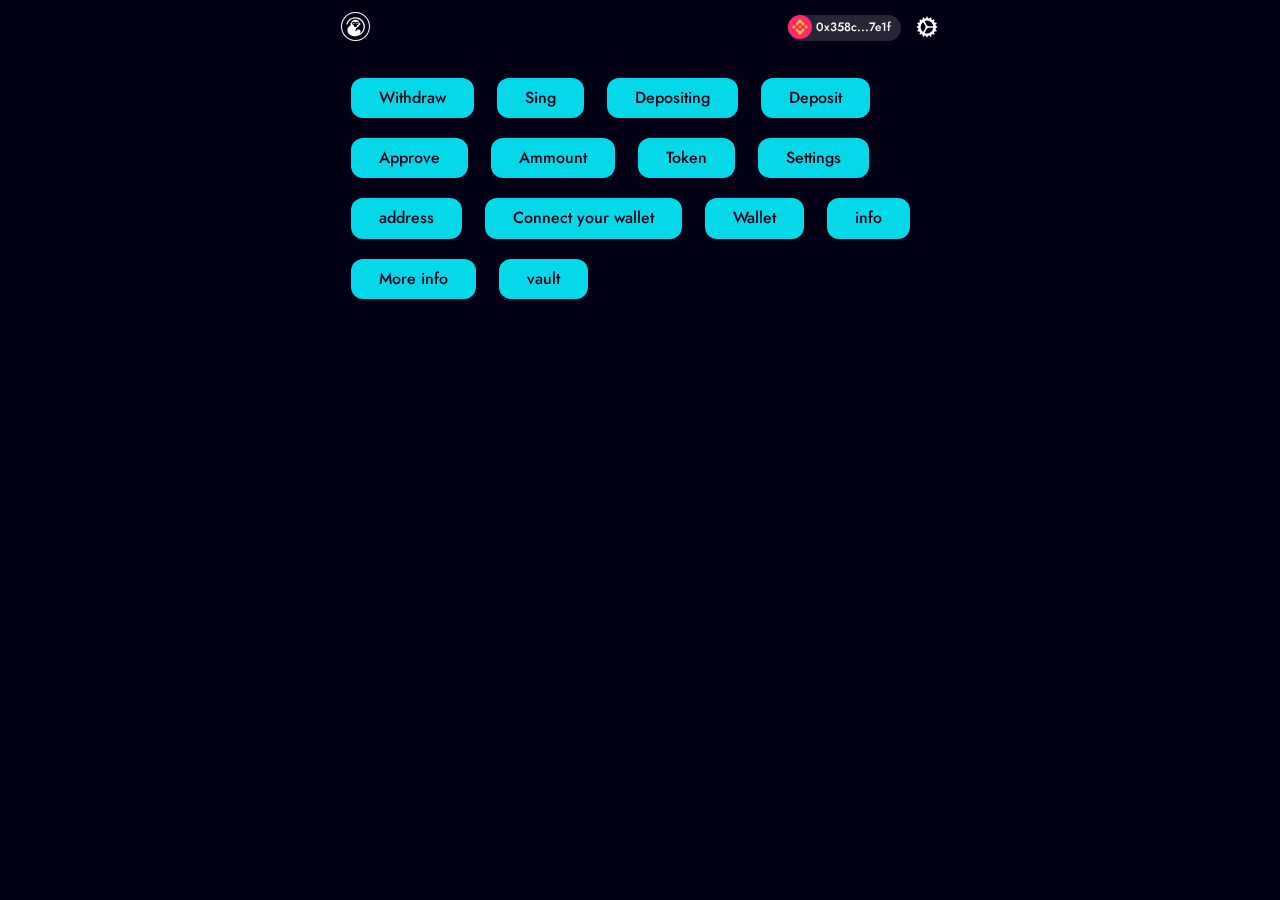
<file: popup.html>
<!DOCTYPE html>
<html lang="en">
<head>
  <meta charset="utf-8" />
  <meta name="viewport" content="width=device-width, initial-scale=1.0" />
  <title>Apetools</title>
  <link media="all" rel="stylesheet" href="assets/css/vendor.min.css" />
  <link rel="preconnect" href="https://fonts.googleapis.com" />
  <link rel="preconnect" href="https://fonts.gstatic.com" crossorigin />
  <link href="https://fonts.googleapis.com/css2?family=Jost:wght@100;200;300;400;500;600;700;800;900&display=swap" rel="stylesheet" />
  <link media="all" rel="stylesheet" href="assets/css/styles.min.css" />
</head>


<body>
	<div class="wrapper">
		<header class="header">
		  <div class="container">
		    <div class="logo-wrapper">
		      <a href="index.html" class="logo">
		        <img src="assets/images/icons/logo.svg" alt="logo"/>
		      </a>
		    </div>
		    <div class="menu">
		      <div class="tokken">
		        <button type="button" class="tokken__link">
		          <img class="tokken__icon" src="assets/images/icons/current-tokken.svg" alt="tokken"/>
		        </button>
		        <span class="tokken__number">0x358c...7e1f</span>
		      </div>
		      <div class="options">
		        <button type="button" class="option-btn">
		          <img class="options__icon" src="assets/images/icons/options.svg" alt="options"/>
		        </button>
		      </div>
		    </div>
		  </div>
		</header>

		<main class="main">
			<div class="container">
				<button type="button" class="btn btn-margin js-show-popup" data-trigger="withdraw-popup">Withdraw</button>
				<button type="button" class="btn btn-margin js-show-popup" data-trigger="sing-popup">Sing</button>
				<button type="button" class="btn btn-margin js-show-popup" data-trigger="depositing-popup">Depositing</button>
				<button type="button" class="btn btn-margin js-show-popup" data-trigger="deposit-popup">Deposit</button>
				<button type="button" class="btn btn-margin js-show-popup" data-trigger="approve-popup">Approve</button>
				<button type="button" class="btn btn-margin js-show-popup" data-trigger="ammount-popup">Ammount</button>
				<button type="button" class="btn btn-margin js-show-popup" data-trigger="token-popup">Token</button>
				<button type="button" class="btn btn-margin js-show-popup" data-trigger="settings-popup">Settings</button>
				<button type="button" class="btn btn-margin js-show-popup" data-trigger="address-popup">address</button>
				<button type="button" class="btn btn-margin js-show-popup" data-trigger="connect-popup">Connect your wallet</button>
				<button type="button" class="btn btn-margin js-show-popup" data-trigger="wallet-popup">Wallet</button>
				<button type="button" class="btn btn-margin js-show-popup" data-trigger="info-popup">info</button>
				<button type="button" class="btn btn-margin js-show-popup" data-trigger="more-popup">More info</button>
				<button type="button" class="btn btn-margin js-show-popup" data-trigger="vault-popup">vault</button>
			</div>

			<div class="overlay js-overlay"></div>

			<div class="popup popup--withdraw" data-popup="withdraw-popup">
				<div class="popup__wrap">
					<a href="#" class="popup__link"></a>
					<h2 class="popup__title">Withdraw PACOCA</h2>
					<div class="popup__col">
						<div class="popup__row">
							<span class="popup__subtext">
								Balance
							</span>
							<span class="popup__text">
								42.921654654 PACOCA ($15.30)
							</span>
						</div>
						<div class="popup__row">
							<form action="#" class="form-popup">
								<div class="form-popup__wrap">
									<input type="text" name="text" placeholder="0" class="form-popup__input" />
									<button class="btn small" type="button">Max</button>
								</div>
							</form>
						</div>
					</div>
					<button type="button" class="btn full-width big disabled">Enter an ammount</button>
					<span class="popup__info">
						<span class="popup__info-tetx">0.1% fee if popup within 3 days</span>
						<span class="popup__info-title">3 days left</span>
					</span>
				</div>
			</div>

			<div class="popup popup--sing" data-popup="sing-popup">
				<button type="button" class="popup__close js-popup-close"></button>
				<div class="popup__wrap">
					<h2 class="popup-title">Deposit PACOCA</h2>
					<div class="popup__col">
						<div class="popup__col-wrap">
							<span class="popup__text">1. First buy some PACOCA.</span>
							<button type="button" class="btn tertiary">Buy $PACOCA</button>
							<span class="popup__text">2. Deposit your PACOCA below to earn rewards.</span>
						</div>
					</div>
					<div class="popup__info">
						<div class="popup__row">
							<div class="popup__subtext">Balance</div>
							<div class="popup__pacoca">0 PACOCA ($0.000)</div>
						</div>
						<div class="popup__row">
							<form action="#" class="form-popup">
								<div class="form-popup__wrap">
									<input type="text" name="text" placeholder="0" class="form-popup__input" />
									<button class="btn small" type="button">Max</button>
								</div>
							</form>
						</div>
					</div>
					<button type="button" class="btn disabled big full-width popup_loader mr-bot">Sign tx</button>
					<button type="button" class=" popup__info-btn">Fees & Infos</button>
				</div>
			</div>

			<div class="popup popup--depositing" data-popup="depositing-popup">
				<button type="button" class="popup__close js-popup-close"></button>
				<div class="popup__wrap">
					<h2 class="popup-title">Deposit PACOCA</h2>
					<div class="popup__col">
						<div class="popup__col-wrap">
							<span class="popup__text">1. First buy some PACOCA.</span>
							<button type="button" class="btn tertiary">Buy $PACOCA</button>
							<span class="popup__text">2. Deposit your PACOCA below to earn rewards.</span>
						</div>
					</div>
					<div class="popup__info">
						<div class="popup__row">
							<div class="popup__subtext">Balance</div>
							<div class="popup__pacoca">0 PACOCA ($0.000)</div>
						</div>
						<div class="popup__row">
							<form action="#" class="form-popup">
								<div class="form-popup__wrap">
									<input type="text" name="text" placeholder="0" class="form-popup__input" />
									<button class="btn small" type="button">Max</button>
								</div>
							</form>
						</div>
					</div>
					<button type="button" class="btn disabled big full-width popup_loader mr-bot">Depositing</button>
					<button type="button" class="popup__info-btn">Fees & Infos</button>
				</div>
			</div>

			<div class="popup popup--deposit" data-popup="deposit-popup">
				<button type="button" class="popup__close js-popup-close"></button>
				<div class="popup__wrap">
					<h2 class="popup-title">Deposit PACOCA</h2>
					<div class="popup__col">
						<div class="popup__col-wrap">
							<span class="popup__text">1. First buy some PACOCA.</span>
							<button type="button" class="btn tertiary">Buy $PACOCA</button>
							<span class="popup__text">2. Deposit your PACOCA below to earn rewards.</span>
						</div>
					</div>
					<div class="popup__info">
						<div class="popup__row">
							<div class="popup__subtext">Balance</div>
							<div class="popup__pacoca">0 PACOCA ($0.000)</div>
						</div>
						<div class="popup__row">
							<form action="#" class="form-popup">
								<div class="form-popup__wrap">
									<input type="text" name="text" placeholder="0" class="form-popup__input" />
									<button class="btn small" type="button">Max</button>
								</div>
							</form>
						</div>
					</div>
					<button type="button" class="btn big full-width mr-bot">Deposit</button>
					<button type="button" class="popup__info-btn">Fees & Infos</button>
				</div>
			</div>

			<div class="popup popup--approve" data-popup="approve-popup">
				<button type="button" class="popup__close js-popup-close"></button>
				<div class="popup__wrap">
					<h2 class="popup-title">Deposit PACOCA</h2>
					<div class="popup__col">
						<div class="popup__col-wrap">
							<span class="popup__text">1. First buy some PACOCA.</span>
							<button type="button" class="btn tertiary">Buy $PACOCA</button>
							<span class="popup__text">2. Deposit your PACOCA below to earn rewards.</span>
						</div>
					</div>
					<div class="popup__info">
						<div class="popup__row">
							<div class="popup__subtext">Balance</div>
							<div class="popup__pacoca">0 PACOCA ($0.000)</div>
						</div>
						<div class="popup__row">
							<form action="#" class="form-popup">
								<div class="form-popup__wrap">
									<input type="text" name="text" placeholder="0" class="form-popup__input" />
									<button class="btn small" type="button">Max</button>
								</div>
							</form>
						</div>
					</div>
					<div class="btn-wrap mr-bot">
						<button type="button" class="btn big">Approve</button>
						<button type="button" class="btn disabled big">Deposit</button>
					</div>
					<button type="button" class="popup__info-btn">Fees & Infos</button>
				</div>
			</div>

			<div class="popup popup--ammount" data-popup="ammount-popup">
				<button type="button" class="popup__close js-popup-close"></button>
				<div class="popup__wrap">
					<h2 class="popup-title">Deposit PACOCA</h2>
					<div class="popup__col">
						<div class="popup__col-wrap">
							<span class="popup__text">1. First buy some PACOCA.</span>
							<button type="button" class="btn tertiary">Buy $PACOCA</button>
							<span class="popup__text">2. Deposit your PACOCA below to earn rewards.</span>
						</div>
					</div>
					<div class="popup__info">
						<div class="popup__row">
							<div class="popup__subtext">Balance</div>
							<div class="popup__pacoca">0 PACOCA ($0.000)</div>
						</div>
						<div class="popup__row">
							<form action="#" class="form-popup">
								<div class="form-popup__wrap">
									<input type="text" name="text" placeholder="0" class="form-popup__input" />
									<button class="btn small" type="button">Max</button>
								</div>
							</form>
						</div>
					</div>
					<button type="button" class="btn disabled big full-width mr-bot">Enter an ammount</button>
					<button type="button" class=" popup__info-btn">Fees & Infos</button>
				</div>
			</div>

			<!--Connect your wallet-->
			<div class="popup popup--connect" data-popup="connect-popup">
				<button type="button" class="popup__close js-popup-close"></button>
				<div class="popup__wrap">
					<h2 class="popup-title">Deposit PACOCA</h2>
					<div class="popup__col">
						<div class="popup__col-wrap">
							<span class="popup__text">1. First buy some PACOCA.</span>
							<button type="button" class="btn tertiary">Buy $PACOCA</button>
							<span class="popup__text">2. Deposit your PACOCA below to earn rewards.</span>
						</div>
					</div>
					<div class="popup__info">
						<div class="popup__row">
							<div class="popup__subtext">Balance</div>
							<div class="popup__pacoca">0 PACOCA ($0.000)</div>
						</div>
						<div class="popup__row">
							<form action="#" class="form-popup">
								<div class="form-popup__wrap">
									<input type="text" name="text" placeholder="0" class="form-popup__input" />
									<button class="btn small" type="button">Max</button>
								</div>
							</form>
						</div>
					</div>
					<button type="button" class="btn big full-width">Connect your wallet</button>
				</div>
			</div>

			<div class="popup popup--token" data-popup="token-popup">
				<button type="button" class="popup__close js-popup-close"></button>
				<div class="popup__wrap">
					<form action="#" class="select-form">
						<div class="select-form-wrap">
							<h3 class="popup-title">Select a token</h3>
							<div class="select-form__wrap">
								<input type="search" name="search" placeholder="Search name or paste address"
									class="select-form__search" />
							</div>
							<div class="select-form__listing">
								<div class="select-col__wrap scroll-wrap">
									<div class="select-form__col">
										<input type="checkbox" name="wbnb-1" id="wbnb-1" class="select-form__input" />
										<label for="wbnb-1" class="select-form__label">
											<span class="select-form__img">
												<img src="assets/images/wbnb.svg" alt="icons" />
											</span>
										</label>
										<div class="select-form__info">
											<div class="select-form__row">
												<span class="select-form__text">WBNB</span>
												<span class="select-form__subtext">Wrapped BNB</span>
											</div>
											<div class="select-form__row">
												<span class="select-form__text">$2,138.84</span>
												<span class="select-form__subtext">4.4173634 WBNB</span>
											</div>
										</div>
									</div>
									<div class="select-form__col">
										<input type="checkbox" name="wbnb-2" id="wbnb-2" class="select-form__input" />
										<label for="wbnb-2" class="select-form__label">
											<span class="select-form__img">
												<img src="assets/images/wbnb.svg" alt="icons" />
											</span>
										</label>
										<div class="select-form__info">
											<div class="select-form__row">
												<span class="select-form__text">WBNB</span>
												<span class="select-form__subtext">Wrapped BNB</span>
											</div>
											<div class="select-form__row">
												<span class="select-form__text">$2,138.84</span>
												<span class="select-form__subtext">4.4173634 WBNB</span>
											</div>
										</div>
									</div>
									<div class="select-form__col">
										<input type="checkbox" name="wbnb-3" id="wbnb-3" class="select-form__input" />
										<label for="wbnb-3" class="select-form__label">
											<span class="select-form__img">
												<img src="assets/images/wbnb.svg" alt="icons" />
											</span>
										</label>
										<div class="select-form__info">
											<div class="select-form__row">
												<span class="select-form__text">WBNB</span>
												<span class="select-form__subtext">Wrapped BNB</span>
											</div>
											<div class="select-form__row">
												<span class="select-form__text">$2,138.84</span>
												<span class="select-form__subtext">4.4173634 WBNB</span>
											</div>
										</div>
									</div>
									<div class="select-form__col">
										<input type="checkbox" name="wbnb-4" id="wbnb-4" class="select-form__input" />
										<label for="wbnb-4" class="select-form__label">
											<span class="select-form__img">
												<img src="assets/images/wbnb.svg" alt="icons" />
											</span>
										</label>
										<div class="select-form__info">
											<div class="select-form__row">
												<span class="select-form__text">WBNB</span>
												<span class="select-form__subtext">Wrapped BNB</span>
											</div>
											<div class="select-form__row">
												<span class="select-form__text">$2,138.84</span>
												<span class="select-form__subtext">4.4173634 WBNB</span>
											</div>
										</div>
									</div>
									<div class="select-form__col">
										<input type="checkbox" name="wbnb-5" id="wbnb-5" class="select-form__input" />
										<label for="wbnb-5" class="select-form__label">
											<span class="select-form__img">
												<img src="assets/images/wbnb.svg" alt="icons" />
											</span>
										</label>
										<div class="select-form__info">
											<div class="select-form__row">
												<span class="select-form__text">WBNB</span>
												<span class="select-form__subtext">Wrapped BNB</span>
											</div>
											<div class="select-form__row">
												<span class="select-form__text">$2,138.84</span>
												<span class="select-form__subtext">4.4173634 WBNB</span>
											</div>
										</div>
									</div>
									<div class="select-form__col">
										<input type="checkbox" name="wbnb-6" id="wbnb-6" class="select-form__input" />
										<label for="wbnb-6" class="select-form__label">
											<span class="select-form__img">
												<img src="assets/images/wbnb.svg" alt="icons" />
											</span>
										</label>
										<div class="select-form__info">
											<div class="select-form__row">
												<span class="select-form__text">WBNB</span>
												<span class="select-form__subtext">Wrapped BNB</span>
											</div>
											<div class="select-form__row">
												<span class="select-form__text">$2,138.84</span>
												<span class="select-form__subtext">4.4173634 WBNB</span>
											</div>
										</div>
									</div>
									<div class="select-form__col">
										<input type="checkbox" name="wbnb-7" id="wbnb-7" class="select-form__input" />
										<label for="wbnb-7" class="select-form__label">
											<span class="select-form__img">
												<img src="assets/images/wbnb.svg" alt="icons" />
											</span>
										</label>
										<div class="select-form__info">
											<div class="select-form__row">
												<span class="select-form__text">WBNB</span>
												<span class="select-form__subtext">Wrapped BNB</span>
											</div>
											<div class="select-form__row">
												<span class="select-form__text">$2,138.84</span>
												<span class="select-form__subtext">4.4173634 WBNB</span>
											</div>
										</div>
									</div>
									<div class="select-form__col">
										<input type="checkbox" name="wbnb-8" id="wbnb-8" class="select-form__input" />
										<label for="wbnb-8" class="select-form__label">
											<span class="select-form__img">
												<img src="assets/images/wbnb.svg" alt="icons" />
											</span>
										</label>
										<div class="select-form__info">
											<div class="select-form__row">
												<span class="select-form__text">WBNB</span>
												<span class="select-form__subtext">Wrapped BNB</span>
											</div>
											<div class="select-form__row">
												<span class="select-form__text">$2,138.84</span>
												<span class="select-form__subtext">4.4173634 WBNB</span>
											</div>
										</div>
									</div>
									<div class="select-form__col">
										<input type="checkbox" name="wbnb-9" id="wbnb-9" class="select-form__input" />
										<label for="wbnb-9" class="select-form__label">
											<span class="select-form__img">
												<img src="assets/images/wbnb.svg" alt="icons" />
											</span>
										</label>
										<div class="select-form__info">
											<div class="select-form__row">
												<span class="select-form__text">WBNB</span>
												<span class="select-form__subtext">Wrapped BNB</span>
											</div>
											<div class="select-form__row">
												<span class="select-form__text">$2,138.84</span>
												<span class="select-form__subtext">4.4173634 WBNB</span>
											</div>
										</div>
									</div>
									<div class="select-form__col">
										<input type="checkbox" name="wbnb-10" id="wbnb-10" class="select-form__input" />
										<label for="wbnb-10" class="select-form__label">
											<span class="select-form__img">
												<img src="assets/images/wbnb.svg" alt="icons" />
											</span>
										</label>
										<div class="select-form__info">
											<div class="select-form__row">
												<span class="select-form__text">WBNB</span>
												<span class="select-form__subtext">Wrapped BNB</span>
											</div>
											<div class="select-form__row">
												<span class="select-form__text">$2,138.84</span>
												<span class="select-form__subtext">4.4173634 WBNB</span>
											</div>
										</div>
									</div>
								</div>
							</div>
						</div>
					</form>
				</div>
			</div>

			<div class="popup popup--settings" data-popup="settings-popup">
				<button type="button" class="popup__close js-popup-close"></button>
				<div class="popup__wrap">
					<h3 class="popup-title">Settings</h3>
					<form action="#" class="settings-form">
						<div class="settings__col">
							<div class="settings-form__row">
								<span class="settings-form-text">Hide balances smaller than $1</span>
								<div class="switcher">
									<input type="checkbox" id="switcher" name="switcher" class="switcher__input" />
									<label for="switcher" class="switcher__label"></label>
								</div>
							</div>
							<div class="settings-form__row">
								<span class="settings-form-text">Base currency</span>
								<div class="settings-select">
									<select name="settings">
										<option value="$ USD">$ USD</option>
										<option value="$ USD">$ USD</option>
										<option value="$ USD">$ USD</option>
										<option value="$ USD">$ USD</option>
									</select>
								</div>
							</div>
							<span class="settings-form-text">Exchange slippage tolerance</span>
							<div class="settings__btn">
								<button type="button" class="btn small">0,5%</button>
								<button type="button" class="btn small">1%</button>
								<button type="button" class="btn small">Custom</button>
							</div>
						</div>
					</form>
				</div>
			</div>

			<div class="popup popup--address" data-popup="address-popup">
				<button type="button" class="popup__close js-popup-close"></button>
				<div class="popup__wrap">
					<h3 class="popup-title">Wallet address</h3>
					<div class="popup__col">
						<span class="popup__wallet">0x358c11d119c60cfa17c9b9a99ea3da21ff407e1f</span>
						<div class="popup__row-wrap">
							<button type="button" class=" popup__info-btn ">Copy address</button>
							<button type="button" class=" popup__info-btn ">View on BacScan</button>
							<button type="button" class="btn disabled big full-width">Log out</button>
						</div>
					</div>
				</div>
			</div>

			<!--Select a wallet-->
			<div class="popup popup--wallet" data-popup="wallet-popup">
				<button type="button" class="popup__close js-popup-close"></button>
				<div class="popup__wrap">
					<h3 class="popup-title">Wallet address</h3>
					<div class="popup__col">
						<div class="popup__row">
							<button type="button" class="popup__info-btn full-width">
								Metamask
								<span class="popup__img">
									<img src="assets/images/wbnb.svg" alt="" />
								</span>
							</button>
						</div>
						<div class="popup__row">
							<button type="button" class="popup__info-btn full-width">
								SafePal
								<span class="popup__img">
									<img src="assets/images/wbnb.svg" alt="" />
								</span>
							</button>
						</div>
						<div class="popup__row">
							<button type="button" class="popup__info-btn full-width">
								Trust wallet
								<span class="popup__img">
									<img src="assets/images/wbnb.svg" alt="" />
								</span>
							</button>
						</div>
						<div class="popup__row">
							<button type="button" class="popup__info-btn full-width">
								Binance Chain
								<span class="popup__img">
									<img src="assets/images/wbnb.svg" alt="" />
								</span>
							</button>
						</div>
					</div>
				</div>
			</div>

			<!--info-popup-->
			<div class="popup popup--info" data-popup="info-popup">
				<div class="popup__wrap">
					<div class="popup__col">
						<div class="popup__row">
							<span class="popup__subtext">Deposits</span>
							<span class="popup__text">$2,138.84</span>
						</div>
						<div class="popup__row">
							<span class="popup__subtext">Wallet</span>
							<span class="popup__text">$2,138.84</span>
						</div>
						<div class="popup__row">
							<span class="popup__subtext">To harvest</span>
							<span class="popup__text">$2,138.84</span>
						</div>
						<div class="popup__row popup__bb">
							<span class="popup__subtext">Borrowed</span>
							<span class="popup__text popup__minus">$2,138.84</span>
						</div>
						<div class="popup__row">
							<span class="popup__subtext popup__status">Net worth</span>
							<span class="popup__text">$542,138.84</span>
						</div>
					</div>
				</div>
			</div>

			<!--This vault auto-compounds PACOCA-->
			<div class="popup popup--vault" data-popup="vault-popup">
				<div class="popup__wrap">
					<div class="popup__col">
						<div class="popup__row">
							<span class="popup__subtext">Farm APR</span>
							<span class="popup__text">200.94%</span>
						</div>
						<div class="popup__row">
							<span class="popup__subtext">PACOCA APR</span>
							<span class="popup__text">-</span>
						</div>
						<div class="popup__row">
							<span class="popup__subtext">Total APR</span>
							<span class="popup__text">200.94%</span>
						</div>
						<div class="popup__row popup__bb ">
							<span class="popup__subtext  mr23">Total APY</span>
							<div class="popup__text-wrap">
								<span class="popup__text">600.94%</span>
								<span class="popup__text">0.55% daily</span>
							</div>
						</div>
						<div class="popup__row">
							<span class="popup__subtext popup__status">This vault auto-compounds PACOCA</span>
						</div>
					</div>
				</div>
			</div>

			<!--More info-->
			<div class="popup popup--more" data-popup="more-popup">
				<button type="button" class="popup__close js-popup-close"></button>
				<div class="popup__wrap">
					<h3 class="popup-title">More info on Auto PACOCA</h3>
					<div class="popup__col">
						<div class="popup__row">
							<span class="popup__subtext">PACOCA buyback rate</span>
							<span class="popup__text">None</span>
						</div>
						<div class="popup__row">
							<span class="popup__subtext mr23">Withdraw fee</span>
							<div class="popup__text-wrap">
								<span class="popup__text">0.1% fee for withdrawals </span>
								<span class="popup__text">within 3 days</span>
							</div>
						</div>

						<div class="popup__row">
							<span class="popup__subtext">Entrance fee</span>
							<span class="popup__text">None</span>
						</div>
						<div class="popup__row">
							<span class="popup__subtext">Platform fees</span>
							<span class="popup__text">None</span>
						</div>
						<div class="popup__row-wrap">
							<button type="button" class=" popup__info-btn">Farm contract</button>
							<button type="button" class=" popup__info-btn">Vault contract</button>
							<button type="button" class=" popup__info-btn">Auto-compound contract</button>
						</div>
					</div>
				</div>
			</div>
		</main>
	</div>
	<script src="assets/js/vendor.min.js" defer></script>
	<script src="assets/js/app.js" defer></script>
</body>

</html>
</file>
<file: assets/css/styles.min.css>
.clearfix:after{content:"";display:block;clear:both}.sr-only{position:absolute;width:1px;height:1px;margin:-1px;padding:0;overflow:hidden;clip:rect(0,0,0,0);border:0}.sr-only-focusable:active,.sr-only-focusable:focus{position:static;width:auto;height:auto;margin:0;overflow:visible;clip:auto}.ellipsis{white-space:nowrap;text-overflow:ellipsis;overflow:hidden}article,aside,audio,b,body,canvas,dd,details,div,dl,dt,em,fieldset,figcaption,figure,footer,form,h1,h2,h3,h4,h5,h6,header,hgroup,html,i,img,label,li,mark,menu,nav,ol,p,section,span,strong,sub,summary,sup,table,tbody,td,tfoot,th,thead,time,tr,u,ul,video{margin:0;padding:0;border:0;outline:0;vertical-align:baseline;background:transparent}*,:after,:before{box-sizing:inherit}ul{list-style:none}a{display:inline-block;cursor:pointer;transition:all .3s ease}a,a:active,a:focus,a:hover{text-decoration:none}img{max-width:100%;height:auto}.gm-style img{max-width:none}html{font-size:10px;box-sizing:border-box}body{-webkit-font-smoothing:antialiased;-moz-osx-font-smoothing:grayscale;font-family:Jost,sans-serif;background-color:#010014;min-width:320px}.wrapper,body.overflow{overflow:hidden}.wrapper{width:100%;min-height:100vh;position:relative}.container{width:100%;max-width:630px;padding:0 1.6rem;margin:0 auto}.scroll-wrap::-webkit-scrollbar{width:3px;background-color:#ccc}.scroll-wrap::-webkit-scrollbar-thumb{background-color:rgba(0,0,0,.75);border-radius:10px}.main-title{font-size:3rem}.section-title{font-size:2rem}.base-text{font-size:1.6rem}.typography h1{font-size:3rem;margin-bottom:3rem}.typography h2{font-size:2rem;margin-bottom:2rem}.typography p{font-size:1.6rem;margin-bottom:3rem}.crypto-text-pos{margin-bottom:.8rem}.crypto-text-lg{font-weight:800;color:#fff;font-size:1.8rem}.crypto-text-md{font-weight:500;color:#fff;font-size:1rem}.crypto-text-mdr{font-weight:400;color:#fff;font-size:1rem}.crypto-text-mds{font-weight:600;color:#fff;font-size:1rem}.crypto-text-sm{color:#93929b;font-weight:500;font-size:1rem}.crypto-text-sm--current{margin-bottom:.8rem}.crypto-text-sms{color:#fff;font-weight:600;line-height:1.5rem;font-size:1rem}.crypto-text-sms--current{margin-bottom:.8rem}.crypto-text-tt{font-weight:500;color:#fff;font-size:1rem}.crypto-text-ression{color:#ff296d}.pos-text-center{text-align:center}.text-property-pos{margin-bottom:1.6rem}.project-text-color{color:#fff}.popup-title{font-size:1.6rem;font-weight:700;margin-bottom:2rem;color:#fff;line-height:145%}fieldset,form{margin:0;padding:0;border-style:none}input[type=email],input[type=number],input[type=password],input[type=search],input[type=tel],input[type=text],textarea{-webkit-appearance:none;outline:none;appearance:none;box-sizing:border-box;font-family:Jost,sans-serif}input[type=email]::placeholder,input[type=number]::placeholder,input[type=password]::placeholder,input[type=search]::placeholder,input[type=tel]::placeholder,input[type=text]::placeholder,textarea::placeholder{transition:all .3s ease}input[type=email]:focus,input[type=number]:focus,input[type=password]:focus,input[type=search]:focus,input[type=tel]:focus,input[type=text]:focus,textarea:focus{border-color:transparent;border:none}textarea{resize:vertical;vertical-align:top;border:none;background-color:transparent;outline:none;-webkit-appearance:none;appearance:none}button,input[type=button],input[type=file],input[type=reset],input[type=submit]{font-family:Jost,sans-serif;-webkit-appearance:none;appearance:none;border-radius:0;cursor:pointer}button,select{cursor:pointer;border:none;background-color:transparent;outline:none;border-radius:0;-webkit-appearance:none;appearance:none}button{padding:0;transition:all .3s ease}input[type=search]::-webkit-search-cancel-button,input[type=search]::-webkit-search-decoration,input[type=search]::-webkit-search-results-button,input[type=search]::-webkit-search-results-decoration{-webkit-appearance:none;appearance:none}input[type=number]{-webkit-appearance:textfield;appearance:textfield;margin:0}input[type=number]::-webkit-inner-spin-button,input[type=number]::-webkit-outer-spin-button{-webkit-appearance:none;margin:0}input:focus::placeholder{color:transparent}.header{padding:1.2rem 0 2.4rem}.header .container,.menu{display:flex;align-items:center;justify-content:space-between}.menu{min-width:15.1rem}.tokken{min-width:11.3rem;display:flex;align-items:center;justify-content:space-between;background-color:#272637;border-radius:9.9rem}.tokken__link{width:2.4rem;flex:none}.tokken__number{color:#fff;font-size:1.2rem;font-weight:500;padding-right:1rem}.logo{flex:none;width:2.9rem}.footer{padding:1.5rem 0 1.9rem;background-color:#272637}.footer__wrap{align-items:center}.footer__row,.footer__wrap{display:flex;flex-direction:column}.footer__col{display:flex;align-items:center;justify-content:center;margin-bottom:1rem;background-color:#131225;padding:.4rem;border-radius:9.9rem;min-height:3.2rem;width:9.7rem}.footer__img{width:2.4rem;height:2.4rem;margin-right:.6rem}.footer__img img{width:100%;display:block}.footer__text{font-size:1.4rem;font-weight:500;color:#fff;margin-right:.6rem}.footer__subtext{font-size:1.2rem;font-weight:500;color:hsla(0,0%,100%,.5)}.nav__list{display:flex;flex-direction:column;align-items:center}.nav__item,.nav__list{margin-bottom:1rem}.nav__link{font-size:1.6rem;font-weight:500;color:hsla(0,0%,100%,.5);transition:all .3s ease}.nav__link:hover{color:#05d8e8}.social{width:100%}.social__wrap{display:flex;align-items:center;justify-content:center}.social__link{max-width:2.4rem;height:2.4rem;margin:0 1.2rem}.social__img{display:flex;align-items:center;justify-content:center}.social__img svg{width:100%;display:block}.social__img svg:hover path{fill:#05d8e8}.main-section{padding:0 0 5.4rem}.main-section .main-head{margin-bottom:1.2rem}.main-section .main-row{display:flex;align-items:center;justify-content:center;flex-direction:column;margin-bottom:1.2rem}.main-section .main-count{color:#fff;font-weight:800;font-size:2.4rem;line-height:1.45}.main-section .main-count-nomination{font-size:1.6rem;font-weight:500;color:#807f89}.main-section .main-counter-board-wrapper{display:flex;justify-content:space-between;align-items:center}.main-section .main-counter-board{display:flex;justify-content:center;align-items:center;flex-direction:column;flex-grow:1;border-radius:1.2rem;background-color:#131225;padding:1.2rem 0}.main-section .main-counter-board:first-child{margin-right:1.2rem}.main-section .main-count-board{font-size:1.8rem;font-weight:800;margin-right:0}.main-heading{display:none}.btn{text-align:center;padding:1.1rem 2.8rem;color:#010014;font-size:1.4rem;font-weight:500;border-radius:1.2rem;background-color:#05d8e8}.btn:hover{background-color:#013652;color:#05d8e8}.btn.big{padding:1.5rem 1rem}.btn.small{font-size:1.2rem;border-radius:4px;padding:.6rem 1rem}.btn.full-width{min-width:100%}.btn.disabled{color:#05d8e8;background:rgba(5,216,232,.25)}.btn.tertiary{max-width:13.7rem;margin-bottom:2.4rem;min-height:4rem;padding:.8rem 1.6rem}.btn.dark{color:#05d8e8;background-color:#1e5263}.btn.dark:hover{opacity:.8;transition:.1s ease-in-out}.btn.dark:active{color:#05d8e8;transition:.1s ease-in-out}.btn.medium{padding:1.1rem 2.6rem;border-radius:1.2rem;min-width:10rem}.btn-wrap{width:100%;display:flex;justify-content:center}.btn-wrap .btn{width:12.5rem;padding:1.1rem 0}.btn-link{font-size:1.2rem;font-weight:700;line-height:145%;color:hsla(0,0%,100%,.5)}.btn-link:hover{color:#05d8e8}.radio-btn-input{opacity:0;padding-left:2rem}.radio-btn-label{position:relative;cursor:pointer;margin-left:.5rem;padding-left:.3rem}.radio-btn-label:hover{color:#05d8e8;transition:.1s ease-in-out}.radio-btn-label:after{content:"";position:absolute;top:-.2rem;left:-2rem;width:1.6rem;height:1.6rem;border-radius:1.6rem;background-color:#000020;border:.1rem solid #404058;cursor:pointer}.radio-btn-label:after:hover{color:#05d8e8;transition:.1s ease-in-out}.radio-btn-input:checked+.radio-btn-label:after{background-color:#05d8e8;border:.4rem solid #000020;outline:.1rem solid #05d8e8;transition:.1s ease-in-out}.radio-btn-input:checked+.radio-btn-label{color:#05d8e8}.radio-btn-input:disabled+.radio-btn-label:after{background-color:#404058;border:.4rem solid #000020;outline:.1rem solid #404058;opacity:.4}.radio-bottom{top:.6rem}.radio-wrapper{display:flex;align-items:center;flex-wrap:wrap;justify-content:space-between}.wrap-radio{display:grid;padding-left:1.5rem}.switcher{margin-left:5px}.switcher__input{display:none}.switcher__label{cursor:pointer;display:block;width:48px;height:28px;border-radius:16px;position:relative;transition:all .3s ease;background-color:#05d8e8}.switcher__label:before{content:"";position:absolute;top:2px;left:2px;width:24px;height:24px;background-color:#fff;border-radius:12px;transition:all .3s ease;background-position:50%;background-repeat:no-repeat}.switcher input:checked+.switcher__label:before{left:22px}.option-btn{flex:none;width:2.4rem}.link-primary{font-size:1.6rem;font-weight:700;color:#05d8e8}.link-primary:hover{color:#1e5263}.link-primary--pos{text-align:center;margin-bottom:1rem}.filters-charts__select{background-color:#272637;border-radius:1.2rem;color:#898892;text-align:left;position:relative;font-weight:500;background-image:url(../images/icons/arrow-down.svg);background-repeat:no-repeat;font-size:1.6rem;padding:.9rem 1rem;min-height:3rem;min-width:10.5rem;background-position:center right .5rem}.filters-charts__select-earn{border:none;background-image:url(../images/icons/arrows-up-down.svg);background-repeat:no-repeat}.filters-charts.width{min-width:100%}.filters-charts__text{color:#131225;font-size:1.6rem;font-weight:500}.filters-charts__item{color:#fff;font-size:1.6rem;font-weight:500}.search-charts__input{border-radius:1.2rem;background-color:#272637;color:#898892;font-size:1.6rem;font-weight:500;padding-left:4rem;min-width:29rem;min-height:4rem;border:none;outline:none;display:none}.search-charts__input::placeholder{color:#898892;font-size:1.6rem;font-weight:500}.search-charts{position:relative}.search-charts__button{position:absolute;content:"";display:block;background-image:url(../images/icons/search.svg);background-repeat:no-repeat;width:2.4rem;height:2.4rem;left:-2.2rem;top:.5rem}.search-pos{top:4rem;left:-3rem}.balance-main{background-color:#131225;border-radius:1.2rem;margin-bottom:2.4rem}.balance-wrapper{background-color:#000020;border-radius:1.2rem;padding:2rem 1rem;padding-bottom:0}.balance-wrapper .tokkens{margin-bottom:2rem}.counters-wrapper{display:flex;justify-content:flex-start;align-items:center;width:100%;padding-bottom:2rem}.wrapper-balance{min-height:42.9rem;background:#131225;min-width:100%;border-radius:1.2rem;padding:1.2rem}.balance-title{display:flex;align-items:center;margin-bottom:1.6rem;justify-content:space-between;padding-top:.8rem}.balance-name{font-size:1.6rem;font-weight:500;margin-right:1.4rem;margin-bottom:.2rem;color:#fff;text-transform:uppercase}.balance-count{font-size:1.6rem;font-weight:700;color:#fff;margin-left:1.4rem}.balance-amount{display:flex;align-items:center}.balance-nomination{font-size:1.2rem;font-weight:500;color:#898892;background-color:#000020;padding:1.4rem 1.2rem;width:100%;border-radius:.4rem;margin-bottom:3.1rem;text-align:center}.balance-nomination,.more-info{display:flex;justify-content:center}.more-info{align-items:center;min-width:100%;padding:1.9rem 0}.more-info .crypto-text-sm{color:#7f7f8f;font-weight:700}.deposit{min-height:26.7rem;background-color:#000020;border-radius:1.2rem;margin-bottom:2.4rem}.deposit__wrapper{position:relative;padding:1.2rem 1rem}.deposit__wrapper .more-info{padding:1rem 0;color:#7f7f8f}.deposit__main{align-items:center;padding-bottom:1.6rem}.deposit__info,.deposit__main{display:flex;justify-content:space-between}.deposit__info{flex-wrap:wrap;background-color:#272637;border-radius:1.2rem}.deposit__column{color:#898892;font-size:1.2rem;font-weight:500;display:grid;gap:1rem}.deposit__line{height:min-content}.deposit__info-wrapper{padding:1.2rem 0 0 1.2rem;display:grid;grid-template-columns:25% 25%;min-width:100%;min-height:14.6rem;background-color:#131225;border-radius:1.2rem}.deposit__name{color:#898892;font-size:1.2rem;font-weight:500}.deposit__text{color:#fff;font-size:1.6rem;font-weight:400}.deposit-info{background-color:#272637;display:flex;justify-content:center;border-radius:1.2rem;min-width:100%}.exchange{padding-bottom:1.6rem}.exchange__wrapper{position:relative}.exchange__balance{display:flex;justify-content:space-between;align-items:center}.exchange__balance .btn{margin-right:.6rem}.exchange__balance-wrapper{display:grid;gap:1.4rem;background-color:#000020;border-radius:1.2rem;padding:1rem 2.4rem}.exchange__balance-wrapper:last-of-type{margin-bottom:2.4rem}.exchange__balance-wrapper .tokkens__wrapper{padding-right:2rem}.exchange__balance-wrapper .tokkens__wrapper:after{content:"";display:block;position:absolute;border:.6rem solid transparent;border-top:.6rem solid #fff;top:1.1rem;right:0}.exchange__balance-check{font-size:1.2rem;font-weight:500;color:#7f7f8f}.exchange__balance-count{font-size:1.2rem;font-weight:500;color:#fff}.exchange__balance-number{font-size:2rem;font-weight:700;color:#7f7f8f;flex:2}.exchange__icon-wrapper{display:flex;justify-content:center;align-items:center;padding:1.2rem 0}.exchange-heading{display:none}.chart{background-color:#000020;border-radius:1.2rem;padding-bottom:1.2rem;padding-left:1.2rem;padding-right:1.2rem}.chart-sheme__wrapper{display:flex;justify-content:center;align-items:center}.search-title{color:#fff;font-size:1.6rem;font-weight:500}.search-form{position:relative;min-width:85%}.search-form,.search-wrapper{display:flex;justify-content:space-between}.search-wrapper{align-items:center;padding:1.2rem 0}.data-adress{justify-content:space-between;margin-bottom:3.1rem}.data-adress,.data-speciality{display:flex;min-width:100%;flex-wrap:wrap}.data-speciality{justify-content:flex-start;margin-bottom:1.2rem}.data-speciality .data-info{margin-right:3.2rem}.data-speciality .data-info:last-of-type{margin-right:0}.charts-wrap{display:flex;flex-wrap:wrap}.charts-wrap .search-title{margin-bottom:1rem}.charts-form{display:flex;flex-wrap:wrap}.charts-form .filters-charts,.charts-form .search-charts{margin-right:1rem;margin-bottom:1rem}.table--charts .table__row--head,.table--charts .table__row--wrap{padding:0}.table--charts .table__row--head{padding-bottom:.6rem;padding-top:.6rem;width:53.4rem}.table--charts .table__row--head .table__col--main{width:9rem}.table--charts .table__row--head .table__col--main span:first-child{font-weight:700}.table--charts .table__row{padding-top:1.3rem;padding-bottom:1.3rem;padding-left:1rem}.table--charts .table__col{width:9rem;font-size:1.4rem}.table--charts .table__col:nth-child(2){white-space:pre}.table--charts .table__body{display:grid;width:53.4rem}.table--charts .table__text{font-size:1.2rem}.row-main:nth-child(2n),.thead-row{background-color:#272637}.row-main:nth-child(odd){background-color:#131225}.progress{min-width:50%;margin:0 auto;order:3;margin-top:.5rem;min-width:100%}.progress__wrapper{min-width:40%}.progress__bar{width:100%;background:#013652;justify-content:flex-start;border-radius:100px;align-items:center;position:relative;display:flex;height:.4rem}.progress__value{transition:3s;border-radius:10rem;background:#05d8e8;height:.4rem;position:absolute}.progress__footer{min-width:100%;display:flex;justify-content:space-between;align-items:center}.progress__text{color:#898892;font-size:1rem;font-weight:500;margin-top:.6rem}.progress__text--active{color:#05d8e8}.progress__value-count{font-size:1.2rem;font-weight:500;color:#05d8e8;position:absolute;top:-1.4rem;right:0}.calucate-pos,.progress-pos{margin-bottom:1.8rem}.table{width:100%}.table__scroll{overflow:hidden;overflow-x:auto;width:100%}.table__wrapper{width:100%}.table__row{display:flex;align-items:center}.table__col{display:flex;flex-direction:column;align-items:flex-start;padding-right:1.5rem}.table--invenstment .table__col{width:7rem;padding-right:0}.table--invenstment .table__col:last-child .btn{padding:.4rem 1.7rem}.table--invenstment .table__col .btn{padding:.4rem 2.1rem;border-radius:.4rem}.table--invenstment .table__col--btn{width:4.7rem}.table--invenstment .table__col--w{width:7.7rem}.table--invenstment .table__body{width:56.6rem}.table--invenstment .table__body .table__col--main{min-width:16rem}.table--invenstment .table__row--head{width:56.6rem;padding:0 0 .6rem}.table--invenstment .table__row--wrap{background-color:#131225;padding:1rem}.table--invenstment .table__col--main{min-width:17rem}.table__body{display:flex;align-items:center}.tabs{background:#272637;border-radius:1.2rem;padding:1rem}.tabs__header{display:flex;margin-bottom:1.6rem;flex-wrap:wrap}.tabs__btn{transition:all .3s ease;font-weight:800;font-size:1.6rem;line-height:2.3rem;color:#93929b;margin-right:1.6rem;cursor:pointer}.tabs__btn:last-child{margin-right:0}.tabs__btn.active,.tabs__btn:hover{color:#05d8e8}.tabs__content{display:none}.tabs__content.active{display:block}.tabs-tools{background:#272637;border-radius:1.2rem;min-height:33rem;display:flex;flex-wrap:wrap}.tabs-tools__wrapper{min-width:100%}.tabs-tools__header{display:flex;border-right:.2rem solid #000020;min-width:100%;flex-wrap:wrap;padding-bottom:.6rem}.tabs-tools__btn{transition:all .3s ease;font-weight:500;line-height:2.3rem;color:#93929b;margin-right:1.6rem;cursor:pointer;font-size:1.2rem}.tabs-tools__btn:first-of-type{font-size:1rem}.tabs-tools__btn:last-child{margin-right:0}.tabs-tools__btn.active,.tabs-tools__btn:hover{color:#05d8e8}.tabs-tools__content{display:none}.tabs-tools__content.active{display:block}.tabs-ido{background:#000020;border-radius:1.2rem;min-height:45rem;padding:1rem}.tabs-ido__header{display:flex;margin-bottom:1.6rem;border-right:.2rem solid #000020;min-width:100%;justify-content:center;flex-wrap:wrap}.tabs-ido__btn{transition:all .3s ease;font-weight:800;line-height:2.3rem;color:#93929b;margin-right:1.6rem;cursor:pointer;font-size:1.2rem}.tabs-ido__btn:last-child{margin-right:0}.tabs-ido__btn.active,.tabs-ido__btn:hover{color:#05d8e8}.tabs-ido__content{display:none}.tabs-ido__content.active{display:block}.tabs-info{background:#000020;border-radius:1.2rem;min-height:45rem;padding:1rem}.tabs-info__header{display:flex;margin-bottom:1.6rem;min-width:100%;flex-wrap:wrap}.tabs-info__btn{transition:all .3s ease;font-weight:800;line-height:2.3rem;color:#93929b;margin-right:1.6rem;cursor:pointer;font-size:1.2rem}.tabs-info__btn:last-child{margin-right:0}.tabs-info__btn.active,.tabs-info__btn:hover{color:#05d8e8}.tabs-info__content{display:none}.tabs-info__content.active{display:block}.tab-pools{border-radius:1.2rem;min-height:45rem;display:flex;flex-wrap:wrap}.tab-pools__header{display:flex;border-right:.2rem solid #272637;min-width:100%;flex-wrap:wrap;padding-bottom:.6rem}.tab-pools__btn{transition:all .3s ease;font-weight:500;line-height:2.3rem;color:#93929b;margin-right:1.6rem;cursor:pointer;font-size:1.2rem}.tab-pools__btn:first-of-type{font-size:1rem}.tab-pools__btn:last-child{margin-right:0}.tab-pools__btn.active,.tab-pools__btn:hover{color:#05d8e8}.tab-pools__content{display:none}.tab-pools__content.active{min-width:100%;display:block}.adress{border-radius:1.2rem;background-color:#000020;border:.1rem solid #404058;padding:1rem 1.6rem;margin-bottom:1.6rem}.adress__text{font-size:1.2rem;color:#7f7f8f;font-weight:500}.adress__input{background:none;min-width:100%;outline:none;border:none;padding:1.5rem 0;font-size:1.6rem;color:#7f7f8f}.adress__input::placeholder{color:#7f7f8f;font-size:1.2rem;font-weight:500;outline:none;border:none}.adress__input:focus{outline:none;border:none;caret-color:#7f7f8f;color:#7f7f8f;font-size:1.6rem;padding:1.5rem 0}.limit-wrapper{display:flex;justify-content:space-between;align-items:center;margin-bottom:1.6rem;flex-wrap:wrap}.limit{min-height:4rem;min-width:69%;border-radius:1.2rem;background-color:#000020;border:.1rem solid #404058;padding:.6rem 1.6rem;min-width:100%;margin-bottom:1.6rem}.limit__input{background:none;min-width:100%;outline:none;border:none;padding:0;font-size:1.2rem;font-weight:500;color:#7f7f8f;padding-top:.6rem}.limit__input::placeholder{color:#7f7f8f;font-size:1.2rem;font-weight:500;outline:none;border:none}.limit__input:focus{outline:none;border:none;caret-color:#7f7f8f;color:#7f7f8f}.limits-input{padding:.8rem 1.6rem}.limit-input,.limit-input:focus{padding:0}.adress-form__btn{padding:.8rem 2.8rem}.table--revoke .table__wrapper{width:56.6rem}.table--revoke .table__body{display:grid}.table--revoke .thead-row{background-color:#000020}.table--revoke .table__col{width:12rem}.table--revoke .table__col--main{min-width:10.1rem;margin-right:.3rem;white-space:pre}.table--revoke .table__row{padding:1.2rem 1.6rem}.toggle-token{display:inline-block;position:relative;background-color:#05d8e8;width:4.8rem;height:2.8rem;border-radius:1.6rem;cursor:pointer;margin-top:1.6rem}.toggle-token label{color:#93929b;position:absolute;font-size:1.2rem;font-weight:500;cursor:pointer;left:0;top:-2.2rem}.toggle-token input[type=checkbox]{visibility:hidden;width:0;height:0;overflow:hidden;position:absolute;clip:rect(.1rem,.1rem,.1rem,.1rem)}.toggle-token:before{border-radius:50%;box-sizing:border-box}.toggle-token:before,.toggle-token label:after,.toggle-token label:before{content:"";display:block;position:absolute;left:0;top:0;cursor:pointer}.toggle-token label:after{width:2.4rem;height:2.4rem;left:2.5rem;top:.2rem;background:transparent}.toggle-token label:before{content:"";display:block;height:100%;width:2.4rem;height:2.4rem;position:absolute;background:#fff;border-radius:50%;transition:transform .2s cubic-bezier(.19,1,.22,1);left:.4rem;top:2.4rem}.toggle-token input[type=checkbox]:checked+label:before{transform:translateX(2rem);background:#fff}.crypto-check{position:relative;display:flex}.crypto-check__text{padding-left:2rem}.crypto-check__check{margin-right:.5rem;position:absolute;z-index:-1}.crypto-check__check+label:before{content:"";display:inline-block;width:1.6rem;height:1.6rem;flex-shrink:0;flex-grow:0;border:.1rem solid #404058;background-color:#000020;top:-.2rem;left:0}.crypto-check__check+label:before,.crypto-check__check:checked+label:before{margin-right:.5rem;background-repeat:no-repeat;background-position:50%;background-size:50% 50%;position:absolute}.crypto-check__check:checked+label:before{width:1.4rem;height:1.4rem;outline:.1rem solid #404058;border:.4rem solid #000020;background-color:#05d8e8;top:-.1rem;left:.1rem}.crypto-check__check:disabled+label:before{background-color:#272637}.limits-wrap{margin-top:2.4rem;margin-bottom:2.4rem}.limits-wrap .btn{width:5.1rem;padding:1.1rem 2.2rem}.limit-form,.limits-wrap .btn{display:flex;justify-content:center}.limit-form{flex-direction:column;min-width:90%}.limit-form .btn[type=submit]{width:11.5rem;margin:0 auto}.limit-buttons-wrappers{margin-bottom:2rem}.limit-buttons-wrappers .btn:first-child{min-width:4.5rem}.amounts .adress-limit,.amounts .amount-limit{min-width:min-content;margin-right:.6rem}.property{padding:0}.file-form,.file-wrapper{min-width:100%}.file-wrapper{min-height:50%;background:transparent;position:relative;top:-20.5rem}.file-wrapper label{position:absolute;top:10rem;left:14rem}.file-input{min-width:100%;min-height:30rem;background-color:#40e0d0;opacity:0}.file-wrap{display:grid;grid-template-rows:repeat(4,min-content);gap:1rem;min-width:100%;padding-top:7.1rem;margin:0}.section-properties{display:flex;align-items:center;flex-direction:column}.image-wrapper{width:8.9rem}.image-wrapper img{display:block;width:100%}.image-body{display:flex;flex-direction:column;margin:0 auto}.image-body-preview{margin-bottom:1.6rem}.image-text,.text-wrapper{text-align:center}.text-wrapper{margin-right:1.2rem}.image-preview{margin-bottom:.8rem}.collection-type,.wrap-custom{margin-bottom:1.6rem}.wrap-custom{display:flex;justify-content:space-between;min-width:100%;flex-wrap:wrap}.wrap-copies h2{margin-bottom:1.2rem}.copies{min-height:max-content;background-color:#000020;border-radius:1.2rem;min-width:23.5rem;margin:0 auto}.copies__wrapper{margin-bottom:1.6rem;padding:.8rem}.copies__heading{margin-bottom:.6rem}.copies__data{margin-bottom:2rem}.copies__text{margin-bottom:1.6rem;padding:0}.copies__select{display:flex;min-width:100%;padding-right:2rem;width:100%}.copies__select-wrap{position:relative;margin-bottom:.6rem}.copies__select-wrap:after{top:1.8rem;left:11.1rem}.copies-content{margin:0 auto}.copies-content p{line-height:1.4}.alerts-wrapper{margin-bottom:.8rem;display:flex;flex-wrap:wrap}.alerts-input,.alerts-input:focus{padding:0}.alerts-thead{display:grid;grid-template-columns:1fr 1fr}.alerts-tbody{display:grid;grid-template-columns:37% 26% 10%;padding:1.6rem}.alerts-remove{color:#ff296d}.table--alerts .table__body{display:grid}.table--alerts .table__wrapper{width:56.6rem}.table--alerts .thead-row{background-color:#000020}.table--alerts .table__col{width:12rem}.table--alerts .table__col:last-child{padding:0}.table--alerts .table__row{padding:1.2rem 1.6rem}.table--alerts .table__row--head:last-child{width:20rem}.calculate__section{min-height:30rem;background-color:#000020;border-radius:1.2rem;margin-bottom:2.4rem;padding:1.6rem 1.2rem}.calculate__filters{display:flex;flex-wrap:wrap;justify-content:space-between;margin-bottom:.8rem}.calculate__filters .filters-charts{margin-bottom:.8rem}.calculate__search{min-width:17rem;border-radius:1.2rem;background-color:#272637;color:#898892;font-size:1.6rem;font-weight:500;border:none;outline:none;min-height:3rem;padding:.8rem 1.2rem;padding-left:4rem}.calculate__search::placeholder{color:#898892;font-size:1.6rem;font-weight:500}.calculate__search-pos{top:.5rem;left:1rem}.calculate__collectuion-type{margin-bottom:1.8rem}.calculate__bar-wrap{display:flex;align-items:center;padding:2rem 0;flex-wrap:wrap-reverse}.calculate__bar{min-width:100%;margin-right:0}.calculate__input-bar{background-color:#272637;border-radius:1.2rem;border:none;padding:1rem;min-width:2rem}.calculate__text{margin-bottom:1.2rem}.calculate__main-bar{min-width:100%}.calculate__change-wrap{display:flex;justify-content:space-between;align-items:center}.calculate__footer{padding-bottom:.6rem}.progect-section{margin-bottom:10rem}.projects-wrapper{min-width:100%;min-height:15.3rem;background-color:#131225;border-radius:1.2rem;display:grid}.project-wrap,.projects-info-wrapper{display:flex;flex-direction:column}.project-wrap{justify-content:space-between;min-width:70%}.project-info{line-height:1.4}.project-tokken{align-self:flex-start;margin-bottom:1.2rem;margin-right:1.2rem}.project-tokken .tokkens__name{margin-right:0}.project__tr{margin-bottom:1.2rem}.details-wrapper{min-height:40rem}.details-heading{display:flex;align-items:center;margin-bottom:5rem}.details-image-body{flex:1.05}.details-token{flex:2}.details-bar,.details-value{min-height:1.2rem}.details-value-counts{display:flex;justify-content:space-between;align-items:center;min-width:100%;top:-4.6rem}.details-value-count{display:flex;flex-direction:column}.details-footer{display:flex;justify-content:center;align-items:center;margin-top:.2rem;margin-bottom:1.6rem}.details-pos{margin-right:.8rem}.details-text-lg{font-weight:400;color:#fff;font-size:1rem}.details-image-wrapper{width:4rem;flex:none}.details-image{min-width:100%;display:block}.details-link{width:2rem}.details-content{display:grid;column-gap:.8rem;row-gap:.8rem}.details-tr{display:flex;justify-content:space-between;width:16rem;align-items:baseline}.wrapper-details{display:flex;align-items:center}.details-name{margin-right:0}.details-border{border:.1rem solid #404058}.wrappers-button{display:grid;grid-template-columns:1fr 1fr;column-gap:1rem}.section-wrap{background-color:#131225;min-height:min-content;padding:1.2rem;border-radius:1.2rem}.section-first{margin-bottom:.8rem}.section-first__wrap{display:flex;flex-direction:column}.section-first__heading{margin-bottom:.2rem}.section-first__marg{margin-bottom:.8rem;line-height:1.4}.section-first__margin{margin-bottom:1.2rem}.section-first__link{display:flex;justify-content:space-between;align-items:center;width:1.6rem;color:#05d8e8}.section-first__link:hover{transition:.2s ease-in-out;opacity:.7}.section-first__link:active{opacity:.3}.section-first__icon{margin-right:.8rem}.section-first__text{font-size:1.2rem}.section-second__margin{margin-bottom:1.2rem}.section-third{margin-bottom:.8rem}.section-fourth__margin,.section-third__margin{margin-bottom:1.2rem;line-height:1.4}.date-wrapper{display:flex;justify-content:space-between;border:.1rem solid #404058}.wrappers-date{text-align:center}.dollar-wrap,.wrappers-date{display:flex;flex-direction:column}.dollar-wrap{justify-content:center;align-items:center}.table--allocations .table__wrapper{display:flex;justify-content:space-between;width:70%}.table--allocations .table__row,.table--allocations .table__row--head{display:grid;gap:1.2rem}.table--projects .table__wrapper{display:flex}.table--projects .table__row--head{display:grid;gap:1.2rem}.table--projects .table__row--head .table__col{min-width:max-content}.table--projects .table__row{display:grid;gap:1.2rem}.table--projects .table__col{padding-right:1.3rem;min-width:max-content}.project-body .table__col{padding-right:0}.sheme-wrapper{display:flex;justify-content:center;align-items:center}.chart-sheme__text{font-size:1.6rem;font-weight:500;color:#fff}.current-name{color:#05d8e8}.defi,.defi-heading{margin-bottom:1.6rem}.row-section{display:flex;justify-content:space-between;align-items:baseline}.defi-info{margin-bottom:55rem}.defi-info .section-first__heading{margin-bottom:.8rem}.defi-info .section-first__margin{line-height:1.4}.kickpad-icon{flex:0;flex-basis:16.5rem}.kickpad__wrapper{display:flex;justify-content:flex-start}.kickpad__thead{background-color:#272637;color:#93929b}.kickpad__tbody,.kickpad__thead{display:grid;column-gap:2rem;grid-template-columns:13rem 15rem 17rem;padding:.8rem 1.7rem;min-width:max-content}.kickpad__tbody{background-color:#131225}.kickpad__tbody:nth-child(odd){background-color:#272637}.kickpad__text,.kickpad__tr{flex-basis:10rem}.kickpad__margin{margin-right:0}.kickpad-margin{margin-bottom:2.4rem}.table--defi{margin-bottom:5rem}.table--defi .table__row--head{padding:.6rem 1.7rem;width:52.6rem}.table--defi .table__body{width:52.6rem;display:grid}.table--defi .table__col{width:4rem}.table--defi .table__col:nth-child(5){padding-right:10rem}.table--defi .table__row{padding:2.1rem 1.7rem}.table--defi .table__col--main{width:19rem}.table--kickpad{margin-bottom:5rem}.table--kickpad .table__row--head{padding:.6rem 1.7rem;width:52.6rem}.table--kickpad .table__row{padding:2.1rem 1.7rem}.table--kickpad .table__body{width:52.6rem;display:grid}.table--kickpad .table__col{width:9rem}.table--kickpad .table__col--main{width:13rem}.launch__wrapper{display:flex;justify-content:flex-start}.launch__thead{background-color:#272637;color:#93929b}.launch__tbody,.launch__thead{display:grid;padding:.8rem 1.7rem;column-gap:3rem;grid-template-columns:8rem 11rem 14rem;min-width:max-content}.launch__tbody{background-color:#131225}.launch__tbody:nth-child(odd){background-color:#272637}.launch__text{flex-basis:8rem}.launch__tr{flex-basis:10rem}.launch__margin{margin-right:0}.nfts{min-width:max-content;grid-template-columns:15rem 10rem 7rem 10rem 7rem}.earn-wrapper{display:flex;justify-content:space-between;flex-wrap:wrap;margin-bottom:2rem}.earn-wrapper .cost-earn-wrapper,.earn-wrapper .filters-charts,.earn-wrapper .filters-charts__select{margin-bottom:.8rem}.cost-earn{font-size:1.6rem}.table--earn{margin-bottom:5rem}.table--earn .table__row--head{padding:.6rem 1.7rem;width:52.6rem}.table--earn .table__row{padding:2.1rem 1.7rem}.table--earn .table__body{width:52.6rem;display:grid}.table--earn .table__col{width:9rem}.table--earn .table__col--main{width:13rem}.apeswap{width:auto}.apeswap-select{width:100%}.table--apeswap{margin-bottom:5rem}.table--apeswap .table__wrapper{display:grid}.table--apeswap .table__row--head{padding:.6rem 1.7rem}.table--apeswap .table__row{padding:2.1rem 1.7rem}.table--apeswap .table__body{display:grid}.table--apeswap .table__col{width:6rem}.table--apeswap .table__col--main{width:17rem}.apeswap-info{margin-left:.6rem}.noscroll{overflow:hidden}.overlay{opacity:0;position:fixed;top:0;right:0;bottom:0;left:0;z-index:-1;background-color:hsla(0,0%,100%,.4)}.overlay,.overlay.active{transition:opacity .5s ease}.overlay.active{z-index:9;opacity:1}.popup{position:fixed;top:50%;left:50%;z-index:-3;padding:0 10px;width:100%;max-width:30.7rem;opacity:0}.popup,.popup.active{transform:translate(-50%,-45%);transition:opacity .5s ease}.popup.active{opacity:1;z-index:99}.popup--withdraw .popup__wrap{position:relative;box-shadow:0 1px 15px rgba(0,0,0,.5);border-radius:12px;background-color:#000020;padding:1.6rem}.popup--withdraw .popup__link{position:absolute;background-image:url("data:image/svg+xml;charset=utf-8,%3Csvg width='59' height='58' viewBox='0 0 59 58' fill='none' xmlns='http://www.w3.org/2000/svg'%3E%3Cpath fill-rule='evenodd' clip-rule='evenodd' d='M23.828 27.707L30.121 34l-1.414 1.414L20 26.707 28.707 18l1.414 1.414-6.293 6.293h14.586v2H23.828z' fill='%23fff' filter='url(%23a)'/%3E%3Cdefs%3E%3Cfilter id='a' x='0' y='0' width='58.414' height='57.414' filterUnits='userSpaceOnUse' color-interpolation-filters='sRGB'%3E%3CfeFlood flood-opacity='0' result='BackgroundImageFix'/%3E%3CfeColorMatrix in='SourceAlpha' values='0 0 0 0 0 0 0 0 0 0 0 0 0 0 0 0 0 0 127 0' result='hardAlpha'/%3E%3CfeOffset dy='2'/%3E%3CfeGaussianBlur stdDeviation='10'/%3E%3CfeColorMatrix values='0 0 0 0 0 0 0 0 0 0 0 0 0 0 0 0 0 0 0.1 0'/%3E%3CfeBlend in2='BackgroundImageFix' result='effect1_dropShadow'/%3E%3CfeBlend in='SourceGraphic' in2='effect1_dropShadow' result='shape'/%3E%3C/filter%3E%3C/defs%3E%3C/svg%3E");background-repeat:no-repeat;background-position:50%;background-size:4rem;width:18px;height:17px;top:12px;left:12px}.popup--withdraw .popup__title{font-size:1.6rem;color:#fff;font-weight:700;margin-bottom:1.6rem;text-align:center}.popup--withdraw .popup__col{border:1px solid #272637;box-sizing:border-box;border-radius:12px;padding:1rem;margin-bottom:2.4rem}.popup--withdraw .popup__row{display:flex;align-items:center;justify-content:space-between}.popup--withdraw .popup__row:first-child{margin-bottom:0;align-items:flex-start}.popup--withdraw .popup__subtext{font-weight:500;font-size:1.2rem;line-height:1.7rem;color:hsla(0,0%,100%,.5);margin-right:.7rem}.popup--withdraw .popup__text{font-weight:500;font-size:1.2rem;color:#fff;margin-bottom:1.8rem}.popup--withdraw .popup__null{font-size:20px;font-weight:700;color:hsla(0,0%,100%,.5)}.popup--withdraw .disabled{color:#898892;background-color:rgba(5,216,232,.5)}.popup--withdraw .popup__info{display:flex;flex-direction:column;align-items:center;color:#fff;font-size:1.6rem;line-height:145%;margin:1.6rem 0 0}.popup--withdraw .popup__info-title{font-weight:700}.popup--sing .big{min-height:4.8rem}.popup--sing .popup_loader{position:relative}.popup--sing .popup_loader:before{content:"";position:absolute;background-image:url("data:image/svg+xml;charset=utf-8,%3Csvg width='21' height='21' viewBox='0 0 21 21' fill='none' xmlns='http://www.w3.org/2000/svg'%3E%3Cpath d='M21 10.5A10.5 10.5 0 1 1 14.674.865l-.7 1.614a8.741 8.741 0 1 0 5.267 8.021H21z' fill='%2305D8E8'/%3E%3C/svg%3E");background-repeat:no-repeat;background-size:contain;background-position:50%;width:21px;height:21px;top:28%;left:70px;animation:loader 5s normal linear infinite}.popup--depositing .big{min-height:4.8rem}.popup--depositing .popup_loader{position:relative}.popup--depositing .popup_loader:before{content:"";position:absolute;background-image:url("data:image/svg+xml;charset=utf-8,%3Csvg width='21' height='21' viewBox='0 0 21 21' fill='none' xmlns='http://www.w3.org/2000/svg'%3E%3Cpath d='M21 10.5A10.5 10.5 0 1 1 14.674.865l-.7 1.614a8.741 8.741 0 1 0 5.267 8.021H21z' fill='%2305D8E8'/%3E%3C/svg%3E");background-repeat:no-repeat;background-size:contain;background-position:50%;width:21px;height:21px;top:28%;left:60px;animation:loader 5s normal linear infinite}@keyframes loader{0%{transform:rotate(0deg)}25%{transform:rotate(90deg)}50%{transform:rotate(180deg)}75%{transform:rotate(270deg)}to{transform:rotate(1turn)}}.popup--deposit .popup__btn{padding:0;max-height:4rem}.popup--deposit .primary{margin-bottom:1rem}.popup--approve .big{width:100%}.popup--approve .big+.big{margin-left:.9rem}.popup--approve .disabled{background-color:rgba(5,216,232,.5);color:rgba(1,0,20,.5)}.popup--ammount .popup__sum{color:hsla(0,0%,100%,.5)}.popup--ammount .disabled{background-color:rgba(5,216,232,.5);color:rgba(1,0,20,.5)}.popup--token .popup__wrap{padding:0}.popup--address{position:fixed;width:100%;max-width:50.1rem}.popup--address .popup__col{display:flex;align-items:center;flex-direction:column;width:100%}.popup--address .popup__wallet{font-size:1.6rem;font-weight:500;color:#7f7f8f;line-height:145%;display:block;margin-bottom:1.7rem}.popup--address .popup__row-wrap{width:100%}.popup--address .popup__row-wrap .popup__info-btn+.popup__info-btn{margin-top:1.2rem;margin-bottom:2.4rem}.popup--address .popup-title{margin-bottom:1.6rem}.popup--connect .btn.big{margin-bottom:0}.popup--wallet .popup__wrap{display:flex;align-items:center;justify-content:center}.popup--wallet .popup__info-btn{display:flex;flex-direction:row-reverse;justify-content:flex-end;width:100%;color:#fff}.popup--wallet .popup__col{display:flex;align-items:flex-start;flex-direction:column;width:100%}.popup--wallet .popup__row{display:flex;align-items:center;width:100%}.popup--wallet .popup__row+.popup__row{margin-top:1.7rem}.popup--wallet .popup__row:first-child{margin-bottom:0}.popup--wallet .popup__img{display:flex;align-items:center;justify-content:center;max-width:2.4rem;height:2.4rem;margin-right:.8rem}.popup--info .popup__wrap{position:relative;background-color:#131225;border:1px solid hsla(0,0%,100%,.07);box-sizing:border-box;width:22.3rem;padding:3rem 1.2rem 1.2rem;margin:0 auto}.popup--info .popup__wrap:before{content:"";position:absolute;left:50%;transform:translateX(-50%);top:-19px;border:10px solid transparent;border-bottom:8px solid #131225}.popup--info .popup__col{display:flex;align-items:center;flex-direction:column;width:100%}.popup--info .popup__row{display:flex;align-items:center;justify-content:space-between;width:100%}.popup--info .popup__row:first-child{margin-bottom:0}.popup--info .popup__row+.popup__row{margin-top:1rem}.popup--info .popup__bb{border-bottom:1px solid hsla(0,0%,100%,.25);padding-bottom:1rem}.popup--info .popup__text{margin-bottom:0}.popup--info .popup__status{color:#fff}.popup--info .popup__minus{color:#ff296d}.popup--vault .popup__wrap{position:relative;background-color:#131225;border:1px solid hsla(0,0%,100%,.07);box-sizing:border-box;width:22.3rem;padding:3rem 1.2rem 1.2rem;margin:0 auto}.popup--vault .popup__wrap:before{content:"";position:absolute;left:50%;transform:translateX(-50%);top:-19px;border:10px solid transparent;border-bottom:8px solid #131225}.popup--vault .popup__bb{border-bottom:1px solid hsla(0,0%,100%,.25);padding-bottom:1rem}.popup--vault .popup__row,.popup--vault .popup__row:first-child{margin-bottom:1rem}.popup--vault .popup__text-wrap{display:flex;flex-direction:column;align-items:flex-end}.popup--vault .popup__text{margin-bottom:0}.popup--vault .popup__status{color:#fff}.popup--vault .mr23{margin-bottom:2.3rem}.popup--more .popup__row{align-items:center;width:100%;margin-bottom:1rem}.popup--more .popup__row:first-child{margin-bottom:1rem}.popup--more .popup__row:nth-child(4){margin-bottom:2.2rem}.popup--more .popup__col{width:100%}.popup--more .popup__text-wrap{display:flex;flex-direction:column;align-items:flex-end}.popup--more .popup__text{margin-bottom:0}.popup--more .popup__subtext{line-height:1.4}.popup--more .popup__info-btn+.popup__info-btn{margin-top:1rem}.popup--more .popup-title{margin-bottom:2.4rem}.popup--more .mr23{margin-bottom:2.3rem}.popup--settings .popup__wrap{min-width:34.4rem}.popup--settings .popup__close{right:-31px}.popup--settings .popup-title{margin-bottom:1.3rem}.popup__wrap{display:flex;flex-direction:column;align-items:center;box-shadow:0 1px 15px rgba(0,0,0,.5);border-radius:12px;background-color:#000020;padding:3rem 1.6rem}.popup__close{position:absolute;right:26px;top:12px;z-index:999;height:16px;width:17px;padding:.5rem}.popup__close:after,.popup__close:before{position:absolute;left:0;content:" ";height:2px;width:20px;background-color:#7f7f8f}.popup__close:before{transform:rotate(45deg)}.popup__close:after{transform:rotate(-45deg)}.popup__col-wrap{display:flex;flex-direction:column}.popup__text{color:#fff;font-size:1.6rem;line-height:145%;margin-bottom:.8rem}.popup__info{border:1px solid #272637;box-sizing:border-box;border-radius:12px;padding:1rem;margin-bottom:2.4rem;width:100%}.popup__row{display:flex;align-items:center;justify-content:space-between}.popup__row:first-child{margin-bottom:1.8rem}.popup__row-wrap{display:flex;flex-direction:column}.popup__subtext{color:hsla(0,0%,100%,.5)}.popup__pacoca,.popup__subtext{font-size:1.2rem;font-weight:500;line-height:1.4}.popup__pacoca{color:#fff}.popup__sum{font-size:2rem;color:#fff;font-weight:700;line-height:150%}.popup__img{margin-right:.5rem;width:2.1rem;height:2.1rem}.popup__img img{width:100%;display:block}.popup .big{min-height:4.8rem}.popup__info-btn{color:#05d8e8;font-size:1.6rem;font-weight:700;line-height:145%}.popup .mr-bot{margin-bottom:2.6rem}.form-popup{width:100%}.form-popup__wrap{display:flex;align-items:center;justify-content:space-between;width:100%}.form-popup__input{background-color:transparent;border:none;color:#fff;font-size:2rem;font-weight:700;width:75%}.form-popup__input::placeholder{font-size:2rem;color:hsla(0,0%,100%,.5);font-weight:700}.select-form{width:100%}.select-form .select-form-wrap{display:flex;align-items:center;flex-direction:column;background:#000020;box-shadow:0 1px 15px rgba(0,0,0,.5);border-radius:12px;padding:3rem 0 0}.select-form__wrap{padding:0 1.6rem;width:100%}.select-form__search{border:.1rem solid #272637;box-sizing:border-box;overflow:hidden;border-radius:1.2rem;padding:1.1rem 1.2rem;background-color:transparent;min-height:4rem;width:100%;margin-bottom:1rem;font-weight:500;font-size:1.2rem;color:#fff}.select-form__search::placeholder{font-weight:500;font-size:1.2rem;color:hsla(0,0%,100%,.5)}.select-form .select-title{color:#fff;font-size:1.6rem;font-weight:700;margin-bottom:1.6rem}.select-form__listing{background:#131225;border-radius:1.2rem;width:100%;padding:1.6rem 1.6rem 0}.select-form .select-col__wrap{margin-right:-.7rem;padding-right:.7rem;overflow:hidden;overflow-y:auto;max-height:50vh}.select-form .scroll-wrap::-webkit-scrollbar{width:3px;height:3px;border-radius:99px!important;background-color:transparent!important}.select-form .scroll-wrap::-webkit-scrollbar-thumb{border-radius:99px!important;background-color:hsla(0,0%,100%,.25);height:4.3rem}.select-form__col{display:flex;align-items:center;margin-bottom:1.6rem;cursor:pointer}.select-form__input{height:0;width:0;opacity:0;visibility:hidden;position:absolute}.select-form__info{display:flex;justify-content:space-between;width:100%}.select-form__label{max-width:2.4rem;width:100%;height:2.4rem}.select-form__img{width:2.4rem;height:2.4rem}.select-form__img img{width:100%;display:block}.select-form__row{display:flex;flex-direction:column}.select-form__row:first-child{margin-left:.8rem}.select-form__text{display:block;margin-bottom:.2rem;color:#fff;font-size:1.6rem;font-weight:500;line-height:145%}.select-form__subtext{color:hsla(0,0%,100%,.5);font-weight:500;font-size:1.2rem}.settings__btn{display:flex;align-items:center;margin-top:.8rem}.settings__btn .small{display:flex;align-items:center;justify-content:center;margin-right:.8rem}.settings-form{display:flex;align-items:stretch;flex-direction:column;width:100%}.settings-form__row{display:flex;justify-content:space-between;align-items:center;border-bottom:1px solid hsla(0,0%,100%,.25);padding-bottom:1.6rem;margin-bottom:1.6rem}.settings-form .settings-form-text{font-size:1.6rem;color:#fff;font-weight:500;line-height:145%}.settings-select{position:relative;width:6.1rem}.settings-select:before{content:"";position:absolute;top:40%;right:-4px;z-index:1;border:6px solid transparent;border-top:5px solid #fff;cursor:pointer}select{transition:all .3s ease;font-size:1.6rem;line-height:145%;color:#fff;font-weight:500;background:#000020;box-shadow:0 1px 15px rgba(0,0,0,.5)}.btn-margin{margin:1rem}.harvest{background-color:#131225;border-radius:1.2rem;margin-bottom:2.4rem}.harvest__wrapper{display:flex;align-items:center;justify-content:space-between;flex-wrap:wrap;background-color:#000020;border-radius:1.2rem;padding:2rem 1rem}.harvest__wrapper .tokkens{margin-bottom:0}.harvest__tokken-count{font-size:1.6rem;font-weight:700;color:#fff}.harvest__nomination-wrapper{display:flex;align-items:center;justify-content:center;padding:1rem 0}.harvest__nomination{font-size:1.2rem;font-weight:500;color:#898892}.harvest-heading{display:none}.tokkens{align-items:center;display:flex;justify-content:space-between}.tokkens__body--right-text{text-align:right;display:flex;flex-wrap:wrap;flex-direction:column;color:#fff}.tokkens__wrapper{display:flex;align-items:center;position:relative}.tokkens__images-wrapper{position:relative;min-width:5.2rem}.tokkens__image{margin-right:.8rem;width:2.4rem;flex:none}.tokkens__image img{width:100%;display:block}.tokkens__name{font-size:1.6rem;font-weight:500;color:#fff;margin-right:.6rem}.tokkens__text{font-size:1.2rem;font-weight:500;color:#898892;align-items:center;display:flex}.tokkens__deposit{font-size:1.6rem;font-weight:400;color:#fff;margin-bottom:.2rem;align-self:self-end}.tokkens__nomination{font-size:1.2rem;font-weight:500;color:#898892;align-items:center;display:flex}.tokkens__icon{margin-left:.4rem}.tokkens__info{display:flex;align-items:center}.tokken-image{position:absolute}.tokken-image--one{bottom:-1.5rem}.tokken-image--two{top:-2rem;left:1rem;z-index:1}.tokken-image--three{right:0;bottom:-15px}.tokkens-section{display:flex;justify-content:space-between}.tokkens-result{display:grid;grid-template-columns:1fr;grid-template-rows:1fr 1fr;gap:2.4rem;margin-bottom:10rem}.current{color:#05d8e8}.current:hover{opacity:.7}.expired{color:#ff296d}.chart-sheme__wrapper{min-height:30rem;min-width:100%;background-color:#272637;margin-bottom:1.6rem}.chart-sheme__btn{background-color:#72717d;border-radius:50%;width:1.8rem;height:1.8rem;margin-right:1.2rem;opacity:1}.chart-sheme__btn:hover{transition:.2s ease;opacity:.8}.chart-sheme__btn:active{transition:.2s ease;opacity:.4}.chart-sheme__btn:last-of-type{margin-right:0}.chart-sheme__btn-wrapper{display:flex;align-items:center;justify-content:flex-start;margin-bottom:1.2rem}.chart-sheme__btn--active{width:3.2rem;height:3.2rem}.data-tokkens{display:flex;flex-wrap:wrap;justify-content:space-between;max-width:100%;margin-bottom:1.2rem}.data-info{display:grid}.data-info__title{color:#7f7f8f;font-size:1.4rem;font-weight:500}.data-info__numbers{color:#fff;font-size:1.4rem;font-weight:500}@media (min-width:320px){.projects-wrapper{padding:1.1rem .6rem}.details-content{grid-template-columns:1fr}.table-project{display:flex;justify-content:space-between;align-items:center;margin-bottom:1.6rem}.table--projects .table__row--head .table__col{padding-right:.8rem}}@media (min-width:375px){.crypto-text-md,.crypto-text-mdr,.crypto-text-mds,.crypto-text-sm,.crypto-text-sms,.crypto-text-tt{font-size:1.2rem}.footer__row{flex-direction:row;align-items:center;justify-content:center;margin-bottom:1.6rem}.footer__col{margin-left:1.2rem;margin-bottom:0}.nav__list{flex-direction:row;align-items:center;justify-content:center;margin-bottom:1.6rem}.nav__item{margin:0 1.2rem}.radio-btn-label{margin-right:1.5rem}.radio-wrapper{justify-content:flex-start}.filters-charts__select{padding:.9rem 1.2rem;background-position:center right 1rem}.search-charts__button{top:.8rem}.search-pos{top:.7rem;left:-2rem}.charts-text{font-size:1.4rem}.progress__wrapper{min-width:55%}.table--revoke .table__col{width:14rem}.file-wrap{margin:0 auto}.section-properties{flex-direction:row}.copies__select-wrap:after{left:13.1rem}.table--alerts .table__col{width:14rem}.details-value-counts{font-size:1.4rem}.details-text-lg{font-size:1.2rem}.wrappers-button{display:flex;justify-content:space-between;align-items:center}}@media (min-width:480px){.tb-text{font-size:1.4rem}.wrap-radio{display:flex;padding-left:0}.charts-form .filters-charts,.charts-wrap .search-title{margin-bottom:0}.charts-form .search-charts{margin-right:0;margin-bottom:0}.table--charts .table__row--head,.table--charts .table__row--wrap{padding:0 3.7rem}.table--charts .table__row{padding:1.3rem 3.7rem}.text-wrapper{text-align:auto;margin-right:2.4rem}.copies{min-width:29.5rem}.copies__select-wrap:after{left:25.1rem}.alerts-wrapper{display:grid;grid-template-columns:62% 33%}}@media (min-width:576px){.crypto-text-lg{font-size:2.4rem}.crypto-text-md,.crypto-text-mdr,.crypto-text-mds{font-size:1.6rem}.crypto-text-tt{font-size:1.4rem}.btn.medium{min-width:9.5rem}.filters-charts__select{min-width:16rem;min-height:4rem}.wrapper-balance{padding-bottom:3rem}.charts-form .filters-charts{margin-right:0}.progress__text{font-size:1.2rem}.tabs{padding:1.6rem}.tabs-ido,.tabs-info{padding:2rem}.text-wrapper{text-align:auto;margin-right:4.2rem}.copies{min-width:37.5rem;width:37.5rem}.copies__text{padding:0 2.8rem}.copies__select-wrap:after{left:33.1rem}.calculate__filters .filters-charts{margin-bottom:0}.calculate__search{min-height:4rem}.calculate__search-pos{top:.8rem;left:1rem}.details-heading{margin-bottom:3rem}.details-value-counts{top:-2.3rem}.details-value-count{display:block}.details-text-lg{font-size:1.6rem}.details-content{grid-template-columns:1fr 1fr}.launch__tbody,.launch__thead{column-gap:5rem;grid-template-columns:8rem 15rem 15rem}.nfts{grid-template-columns:15rem 10rem 7rem 10rem 7rem}}@media (min-width:768px){.btn{font-size:1.6rem}.btn.medium{min-width:11.5rem}.search-charts__input{display:block}.search-charts__button{left:.8rem;top:.8rem}.search-pos{top:.7rem;left:1rem}.balance-wrapper{padding:2rem;padding-bottom:0}.wrapper-balance{padding-bottom:0}.deposit__wrapper{padding:1.2rem 2rem}.exchange__balance-wrapper{padding:1.4rem 2.4rem}.charts-form .charts-search{min-width:29rem}.table--charts .table__row--head{width:53.4rem}.progress{order:0;min-width:50%;margin:0 auto}.calucate-pos{margin-bottom:0}.tabs-tools{display:grid;grid-template-columns:25% 1fr;column-gap:1.6rem}.tabs-tools .tabs-tools__btn{margin-bottom:1.6rem}.tabs-tools__header{flex-direction:column}.tabs-tools__btn{font-size:1.6rem}.tabs-tools__btn:first-of-type{font-size:1.2rem}.tabs-ido__btn,.tabs-info__btn{font-size:1.6rem}.tab-pools{display:grid;grid-template-columns:25% max-content;column-gap:1.6rem}.tab-pools__header{flex-direction:column}.tab-pools__btn{font-size:1.6rem}.tab-pools__btn:first-of-type{font-size:1.2rem}.tab-pools__content.active{min-width:auto}.limit{min-width:69%;margin-bottom:0}.table--revoke .table__wrapper{width:100%}.table--revoke .table__col{width:7rem;padding-right:0}.table--revoke .table__col:nth-child(2){width:9.5rem}.toggle-token{margin-top:0}.toggle-token label{left:-7.5rem;top:.8rem}.toggle-token label:before{top:-.6rem;left:7.7rem}.limit-form{min-width:100%}.amounts{display:flex}.amounts .adress-limit{min-width:24.4rem}.amounts .amount-limit{min-width:9.6rem}.wrap-custom .limit{min-width:45%}.copies{min-width:41.5rem;width:41.5rem}.copies__wrapper{padding:1.6rem}.copies__select-wrap:after,.copies__text{padding:0 4.8rem}.alerts-wrapper{grid-template-columns:52% 45%;column-gap:1.2rem}.table--alerts .table__scroll{overflow-x:hidden}.calculate__bar-wrap{flex-wrap:nowrap}.calculate__bar{min-width:70%;margin-right:1rem}.calculate__main-bar{order:0;min-width:100%;margin:0 auto}.projects-wrapper{padding:1.1rem 1.6rem}.project-wrap,.projects-info-wrapper{flex-direction:row}.project-tokken{margin-bottom:0;margin-right:2.5rem}.details-footer{margin-top:.6rem}.table-project{margin-bottom:0}.table--projects .table__row--head .table__col{padding-right:1.8rem}.defi{min-height:55rem}.defi-info-sections{display:grid;grid-template-columns:1fr 1fr;column-gap:.8rem}.launch__tbody,.launch__thead{column-gap:8rem;grid-template-columns:5rem 9rem 17rem}.nfts{min-width:min-content;grid-template-columns:15rem 10rem 7rem 10rem 7rem}.apeswap{width:100%}.apeswap-select{width:20rem}.harvest__wrapper{padding:2rem}}@media (max-width:576px){.search-form{min-width:65%}.harvest__tokken-count{order:2;font-size:1.2rem}.data-info{margin-bottom:1.5rem}.data-info:last-of-type{margin-bottom:0}}
</file>
